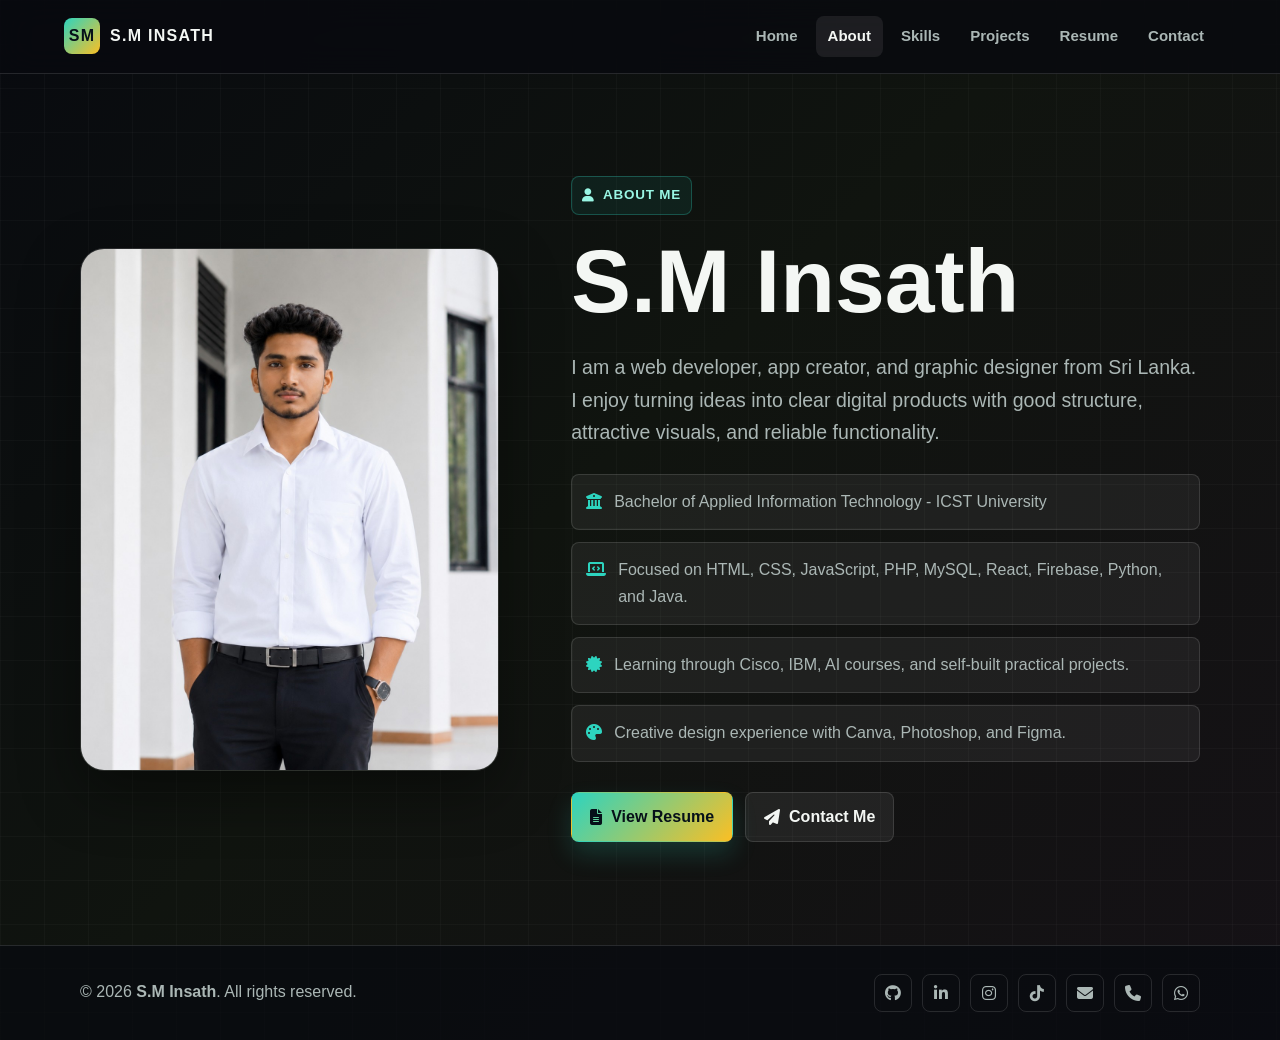
<file: about.html>
<!DOCTYPE html>
<html lang="en">
<head>
  <meta charset="UTF-8">
  <meta name="viewport" content="width=device-width, initial-scale=1.0">
  <meta name="description" content="About S.M Insath, web developer, app creator, and graphic designer from Sri Lanka.">
  <title>About | S.M Insath</title>
  <link rel="stylesheet" href="https://cdnjs.cloudflare.com/ajax/libs/font-awesome/6.6.0/css/all.min.css">
  <link rel="stylesheet" href="styles.css">
</head>
<body>
  <header class="site-header">
    <a class="logo" href="index.html"><span class="logo-mark">SM</span><span>S.M INSATH</span></a>
    <nav aria-label="Primary navigation">
      <button class="menu-toggle" type="button" aria-label="Open menu" aria-expanded="false"><i class="fa-solid fa-bars"></i></button>
      <ul class="nav-links">
        <li><a href="index.html">Home</a></li>
        <li><a class="active" href="about.html">About</a></li>
        <li><a href="skills.html">Skills</a></li>
        <li><a href="projects.html">Projects</a></li>
        <li><a href="resume.html">Resume</a></li>
        <li><a href="contact.html">Contact</a></li>
      </ul>
    </nav>
  </header>

  <main>
    <section class="section">
      <div class="container about-layout">
        <div class="about-photo"><img src="images/insath-professional-profile-photo.jpg" alt="Insath - Professional Profile Photo"></div>
        <div>
          <p class="eyebrow"><i class="fa-solid fa-user"></i> About Me</p>
          <h1>S.M Insath</h1>
          <p class="lead">I am a web developer, app creator, and graphic designer from Sri Lanka. I enjoy turning ideas into clear digital products with good structure, attractive visuals, and reliable functionality.</p>
          <ul class="timeline">
            <li><i class="fa-solid fa-university"></i><span>Bachelor of Applied Information Technology - ICST University</span></li>
            <li><i class="fa-solid fa-laptop-code"></i><span>Focused on HTML, CSS, JavaScript, PHP, MySQL, React, Firebase, Python, and Java.</span></li>
            <li><i class="fa-solid fa-certificate"></i><span>Learning through Cisco, IBM, AI courses, and self-built practical projects.</span></li>
            <li><i class="fa-solid fa-palette"></i><span>Creative design experience with Canva, Photoshop, and Figma.</span></li>
          </ul>
          <div class="actions">
            <a class="btn" href="resume.html"><i class="fa-solid fa-file-lines"></i> View Resume</a>
            <a class="btn secondary" href="contact.html"><i class="fa-solid fa-paper-plane"></i> Contact Me</a>
          </div>
        </div>
      </div>
    </section>
  </main>

  <footer class="site-footer">
    <div class="footer-inner">
      <p>&copy; <span data-year></span> <strong>S.M Insath</strong>. All rights reserved.</p>
      <div class="social-links" aria-label="Social links">
        <a href="https://github.com/insath07" target="_blank" rel="me noopener noreferrer" aria-label="GitHub"><i class="fa-brands fa-github"></i></a>
        <a href="https://www.linkedin.com/in/mohammed-insath-282153331" target="_blank" rel="me noopener noreferrer" aria-label="LinkedIn"><i class="fa-brands fa-linkedin-in"></i></a>
        <a href="https://www.instagram.com/s.m_insath/" target="_blank" rel="me noopener noreferrer" aria-label="Instagram"><i class="fa-brands fa-instagram"></i></a>
        <a href="https://www.tiktok.com/@mhd_insath" target="_blank" rel="me noopener noreferrer" aria-label="TikTok"><i class="fa-brands fa-tiktok"></i></a>
        <a href="mailto:mohammedimmmu678@gmail.com" aria-label="Email"><i class="fa-solid fa-envelope"></i></a>
        <a href="tel:+94776547269" aria-label="Phone 0776547269"><i class="fa-solid fa-phone"></i></a>
        <a href="https://wa.me/94776547269" target="_blank" rel="noopener noreferrer" aria-label="WhatsApp 0776547269"><i class="fa-brands fa-whatsapp"></i></a>
      </div>
    </div>
  </footer>
  <script src="app.js"></script>
</body>
</html>
</file>
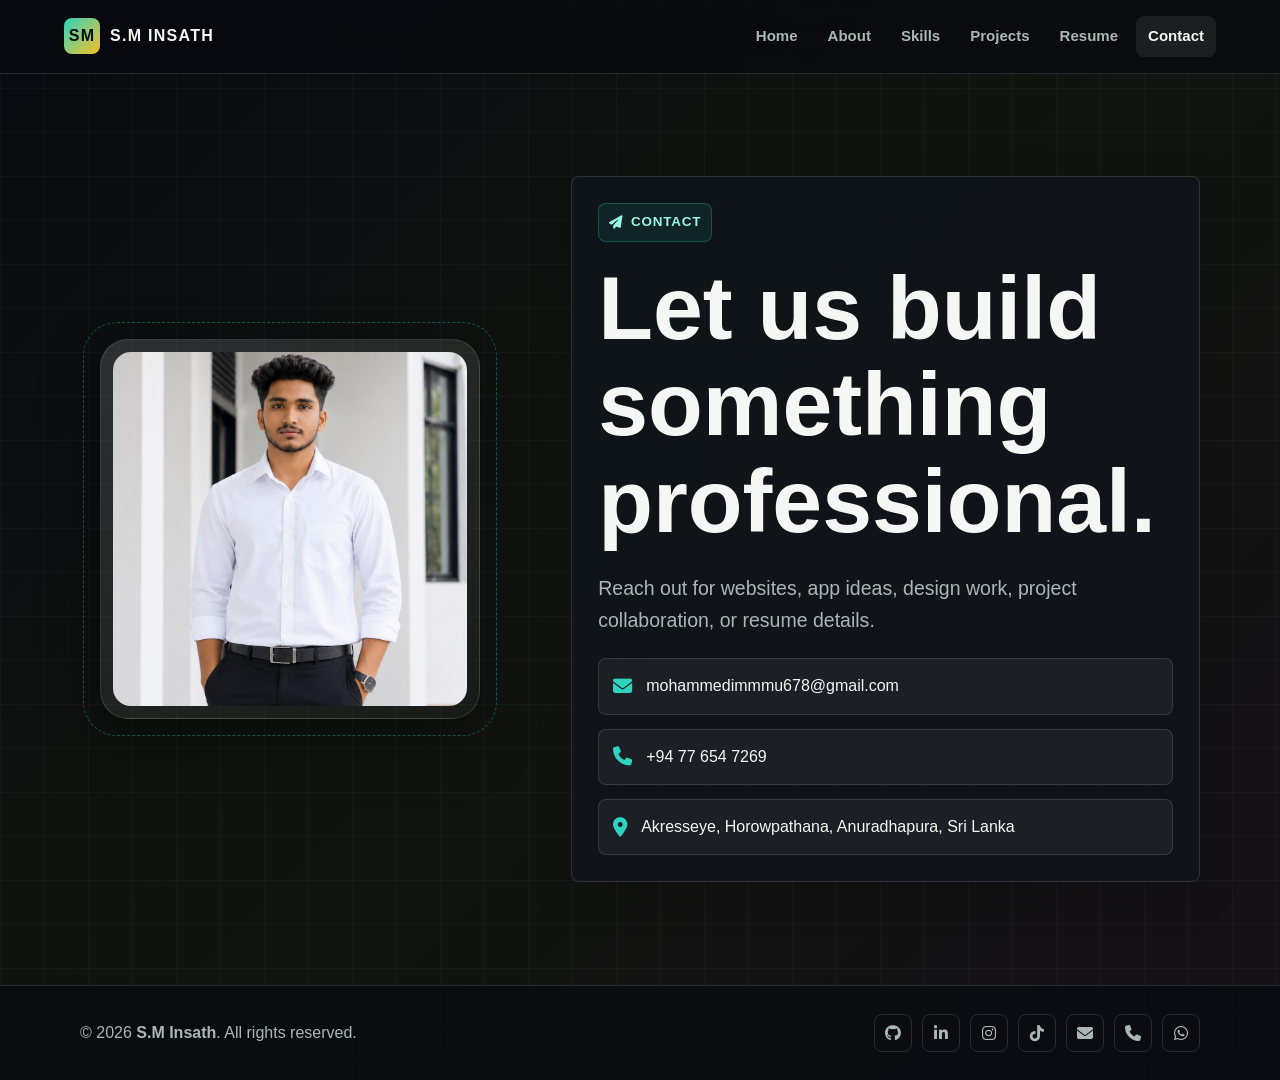
<file: contact.html>
<!DOCTYPE html>
<html lang="en">
<head>
  <meta charset="UTF-8">
  <meta name="viewport" content="width=device-width, initial-scale=1.0">
  <meta name="description" content="Contact S.M Insath by email, phone, or location in Sri Lanka.">
  <title>Contact | S.M Insath</title>
  <link rel="stylesheet" href="https://cdnjs.cloudflare.com/ajax/libs/font-awesome/6.6.0/css/all.min.css">
  <link rel="stylesheet" href="styles.css">
</head>
<body>
  <header class="site-header">
    <a class="logo" href="index.html"><span class="logo-mark">SM</span><span>S.M INSATH</span></a>
    <nav aria-label="Primary navigation">
      <button class="menu-toggle" type="button" aria-label="Open menu" aria-expanded="false"><i class="fa-solid fa-bars"></i></button>
      <ul class="nav-links">
        <li><a href="index.html">Home</a></li>
        <li><a href="about.html">About</a></li>
        <li><a href="skills.html">Skills</a></li>
        <li><a href="projects.html">Projects</a></li>
        <li><a href="resume.html">Resume</a></li>
        <li><a class="active" href="contact.html">Contact</a></li>
      </ul>
    </nav>
  </header>

  <main>
    <section class="section">
      <div class="container contact-layout">
        <div class="hero-media">
          <div class="portrait-frame">
            <img src="images/insath-professional-profile-photo.jpg" alt="Insath - Professional Profile Photo">
          </div>
        </div>
        <div class="contact-panel">
          <p class="eyebrow"><i class="fa-solid fa-paper-plane"></i> Contact</p>
          <h1>Let us build something professional.</h1>
          <p class="lead">Reach out for websites, app ideas, design work, project collaboration, or resume details.</p>
          <div class="contact-list">
            <a class="contact-item" href="mailto:mohammedimmmu678@gmail.com"><i class="fa-solid fa-envelope"></i><span>mohammedimmmu678@gmail.com</span></a>
            <a class="contact-item" href="tel:+94776547269"><i class="fa-solid fa-phone"></i><span>+94 77 654 7269</span></a>
            <a class="contact-item" href="https://maps.google.com/?q=Akresseye, Horowpathana, Anuradhapura, Sri Lanka" target="_blank" rel="noopener noreferrer"><i class="fa-solid fa-location-dot"></i><span>Akresseye, Horowpathana, Anuradhapura, Sri Lanka</span></a>
          </div>
        </div>
      </div>
    </section>
  </main>

  <footer class="site-footer">
    <div class="footer-inner">
      <p>&copy; <span data-year></span> <strong>S.M Insath</strong>. All rights reserved.</p>
      <div class="social-links" aria-label="Social links">
        <a href="https://github.com/insath07" target="_blank" rel="me noopener noreferrer" aria-label="GitHub"><i class="fa-brands fa-github"></i></a>
        <a href="https://www.linkedin.com/in/mohammed-insath-282153331" target="_blank" rel="me noopener noreferrer" aria-label="LinkedIn"><i class="fa-brands fa-linkedin-in"></i></a>
        <a href="https://www.instagram.com/s.m_insath/" target="_blank" rel="me noopener noreferrer" aria-label="Instagram"><i class="fa-brands fa-instagram"></i></a>
        <a href="https://www.tiktok.com/@mhd_insath" target="_blank" rel="me noopener noreferrer" aria-label="TikTok"><i class="fa-brands fa-tiktok"></i></a>
        <a href="mailto:mohammedimmmu678@gmail.com" aria-label="Email"><i class="fa-solid fa-envelope"></i></a>
        <a href="tel:+94776547269" aria-label="Phone 0776547269"><i class="fa-solid fa-phone"></i></a>
        <a href="https://wa.me/94776547269" target="_blank" rel="noopener noreferrer" aria-label="WhatsApp 0776547269"><i class="fa-brands fa-whatsapp"></i></a>
      </div>
    </div>
  </footer>
  <script src="app.js"></script>
</body>
</html>
</file>
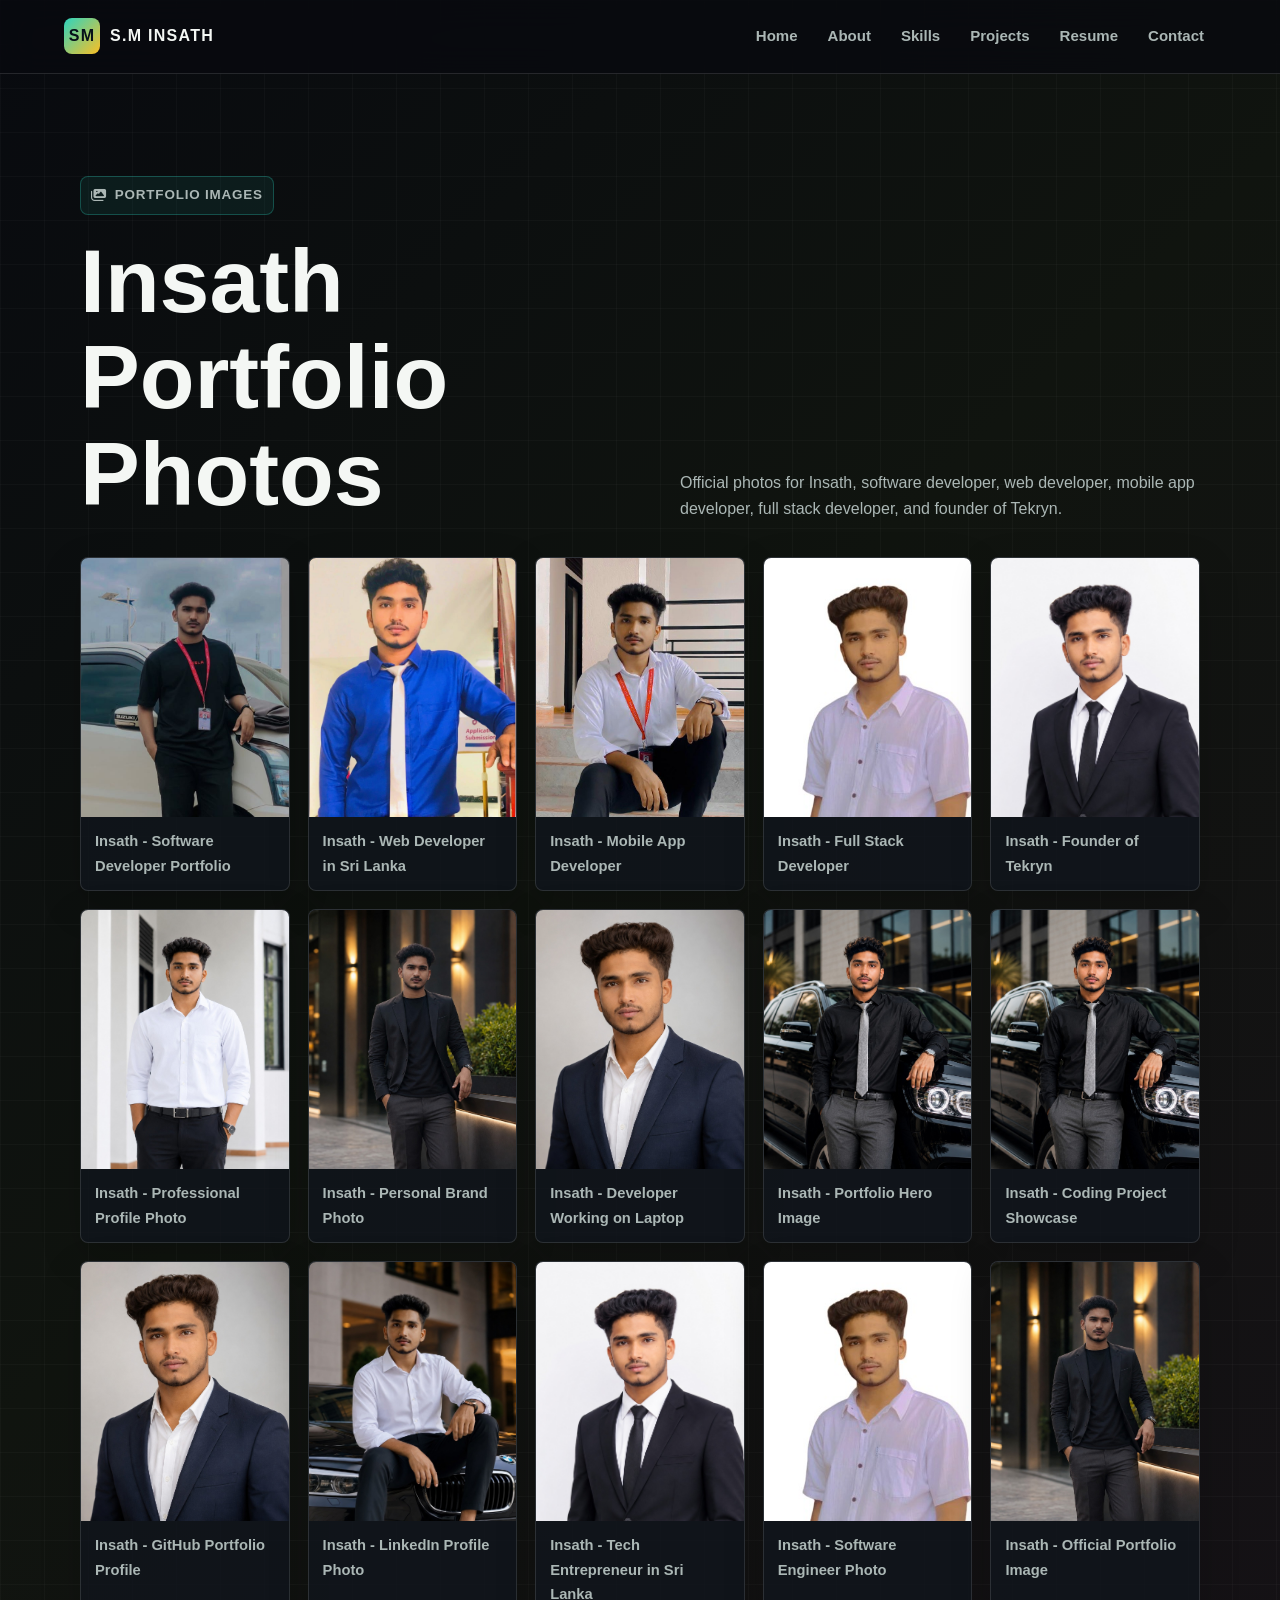
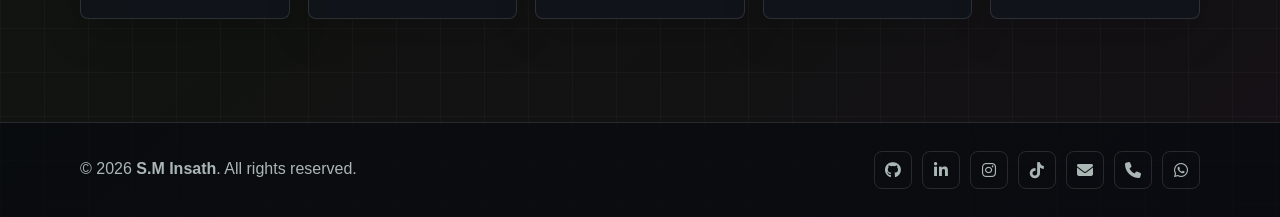
<file: portfolio-photos.html>
<!DOCTYPE html>
<html lang="en">
<head>
  <meta charset="UTF-8">
  <meta name="viewport" content="width=device-width, initial-scale=1.0">
  <meta name="description" content="Official portfolio photos of Insath, software developer, web developer, mobile app developer, and founder of Tekryn.">
  <title>Insath Portfolio Photos | Software Developer Images</title>
  <link rel="canonical" href="https://insath07.github.io/portfolio-photos.html">
  <meta property="og:type" content="profile">
  <meta property="og:url" content="https://insath07.github.io/portfolio-photos.html">
  <meta property="og:title" content="Insath Portfolio Photos | Software Developer Images">
  <meta property="og:description" content="Official portfolio photos of Insath, software developer, web developer, mobile app developer, and founder of Tekryn.">
  <meta property="og:image" content="https://insath07.github.io/images/insath-professional-profile-photo.jpg">
  <link rel="preconnect" href="https://cdnjs.cloudflare.com">
  <link rel="stylesheet" href="https://cdnjs.cloudflare.com/ajax/libs/font-awesome/6.6.0/css/all.min.css">
  <link rel="stylesheet" href="styles.css">
</head>
<body>
  <header class="site-header">
    <a class="logo" href="index.html"><span class="logo-mark">SM</span><span>S.M INSATH</span></a>
    <nav aria-label="Primary navigation">
      <button class="menu-toggle" type="button" aria-label="Open menu" aria-expanded="false"><i class="fa-solid fa-bars"></i></button>
      <ul class="nav-links">
        <li><a href="index.html">Home</a></li>
        <li><a href="about.html">About</a></li>
        <li><a href="skills.html">Skills</a></li>
        <li><a href="projects.html">Projects</a></li>
        <li><a href="resume.html">Resume</a></li>
        <li><a href="contact.html">Contact</a></li>
      </ul>
    </nav>
  </header>

  <main>
    <section class="section">
      <div class="container">
        <div class="section-head">
          <div>
            <p class="eyebrow"><i class="fa-solid fa-images"></i> Portfolio Images</p>
            <h1>Insath Portfolio Photos</h1>
          </div>
          <p>Official photos for Insath, software developer, web developer, mobile app developer, full stack developer, and founder of Tekryn.</p>
        </div>

        <div class="portfolio-gallery">
          <figure class="portfolio-photo">
            <img src="images/insath-software-developer-portfolio.jpg" alt="Insath - Software Developer Portfolio" title="Insath - Software Developer Portfolio">
            <figcaption>Insath - Software Developer Portfolio</figcaption>
          </figure>
          <figure class="portfolio-photo">
            <img src="images/insath-web-developer-sri-lanka.jpg" alt="Insath - Web Developer in Sri Lanka" title="Insath - Web Developer in Sri Lanka">
            <figcaption>Insath - Web Developer in Sri Lanka</figcaption>
          </figure>
          <figure class="portfolio-photo">
            <img src="images/insath-mobile-app-developer.jpg" alt="Insath - Mobile App Developer" title="Insath - Mobile App Developer">
            <figcaption>Insath - Mobile App Developer</figcaption>
          </figure>
          <figure class="portfolio-photo">
            <img src="images/insath-full-stack-developer.jpg" alt="Insath - Full Stack Developer" title="Insath - Full Stack Developer">
            <figcaption>Insath - Full Stack Developer</figcaption>
          </figure>
          <figure class="portfolio-photo">
            <img src="images/insath-tekryn-founder.jpg" alt="Insath - Founder of Tekryn" title="Insath - Founder of Tekryn">
            <figcaption>Insath - Founder of Tekryn</figcaption>
          </figure>
          <figure class="portfolio-photo">
            <img src="images/insath-professional-profile-photo.jpg" alt="Insath - Professional Profile Photo" title="Insath - Professional Profile Photo">
            <figcaption>Insath - Professional Profile Photo</figcaption>
          </figure>
          <figure class="portfolio-photo">
            <img src="images/insath-personal-brand-photo.jpg" alt="Insath - Personal Brand Photo" title="Insath - Personal Brand Photo">
            <figcaption>Insath - Personal Brand Photo</figcaption>
          </figure>
          <figure class="portfolio-photo">
            <img src="images/insath-developer-working-on-laptop.jpg" alt="Insath - Developer Working on Laptop" title="Insath - Developer Working on Laptop">
            <figcaption>Insath - Developer Working on Laptop</figcaption>
          </figure>
          <figure class="portfolio-photo">
            <img src="images/insath-portfolio-hero-image.jpg" alt="Insath - Portfolio Hero Image" title="Insath - Portfolio Hero Image">
            <figcaption>Insath - Portfolio Hero Image</figcaption>
          </figure>
          <figure class="portfolio-photo">
            <img src="images/insath-coding-project-showcase.jpg" alt="Insath - Coding Project Showcase" title="Insath - Coding Project Showcase">
            <figcaption>Insath - Coding Project Showcase</figcaption>
          </figure>
          <figure class="portfolio-photo">
            <img src="images/insath-github-portfolio-profile.jpg" alt="Insath - GitHub Portfolio Profile" title="Insath - GitHub Portfolio Profile">
            <figcaption>Insath - GitHub Portfolio Profile</figcaption>
          </figure>
          <figure class="portfolio-photo">
            <img src="images/insath-linkedin-profile-photo.jpg" alt="Insath - LinkedIn Profile Photo" title="Insath - LinkedIn Profile Photo">
            <figcaption>Insath - LinkedIn Profile Photo</figcaption>
          </figure>
          <figure class="portfolio-photo">
            <img src="images/insath-tech-entrepreneur-sri-lanka.jpg" alt="Insath - Tech Entrepreneur in Sri Lanka" title="Insath - Tech Entrepreneur in Sri Lanka">
            <figcaption>Insath - Tech Entrepreneur in Sri Lanka</figcaption>
          </figure>
          <figure class="portfolio-photo">
            <img src="images/insath-software-engineer-photo.jpg" alt="Insath - Software Engineer Photo" title="Insath - Software Engineer Photo">
            <figcaption>Insath - Software Engineer Photo</figcaption>
          </figure>
          <figure class="portfolio-photo">
            <img src="images/insath-official-portfolio-image.jpg" alt="Insath - Official Portfolio Image" title="Insath - Official Portfolio Image">
            <figcaption>Insath - Official Portfolio Image</figcaption>
          </figure>
        </div>
      </div>
    </section>
  </main>

  <footer class="site-footer">
    <div class="footer-inner">
      <p>&copy; <span data-year></span> <strong>S.M Insath</strong>. All rights reserved.</p>
      <div class="social-links" aria-label="Social links">
        <a href="https://github.com/insath07" target="_blank" rel="me noopener noreferrer" aria-label="GitHub"><i class="fa-brands fa-github"></i></a>
        <a href="https://www.linkedin.com/in/mohammed-insath-282153331" target="_blank" rel="me noopener noreferrer" aria-label="LinkedIn"><i class="fa-brands fa-linkedin-in"></i></a>
        <a href="https://www.instagram.com/s.m_insath/" target="_blank" rel="me noopener noreferrer" aria-label="Instagram"><i class="fa-brands fa-instagram"></i></a>
        <a href="https://www.tiktok.com/@mhd_insath" target="_blank" rel="me noopener noreferrer" aria-label="TikTok"><i class="fa-brands fa-tiktok"></i></a>
        <a href="mailto:mohammedimmmu678@gmail.com" aria-label="Email"><i class="fa-solid fa-envelope"></i></a>
        <a href="tel:+94776547269" aria-label="Phone 0776547269"><i class="fa-solid fa-phone"></i></a>
        <a href="https://wa.me/94776547269" target="_blank" rel="noopener noreferrer" aria-label="WhatsApp 0776547269"><i class="fa-brands fa-whatsapp"></i></a>
      </div>
    </div>
  </footer>
  <script src="app.js"></script>
</body>
</html>
</file>
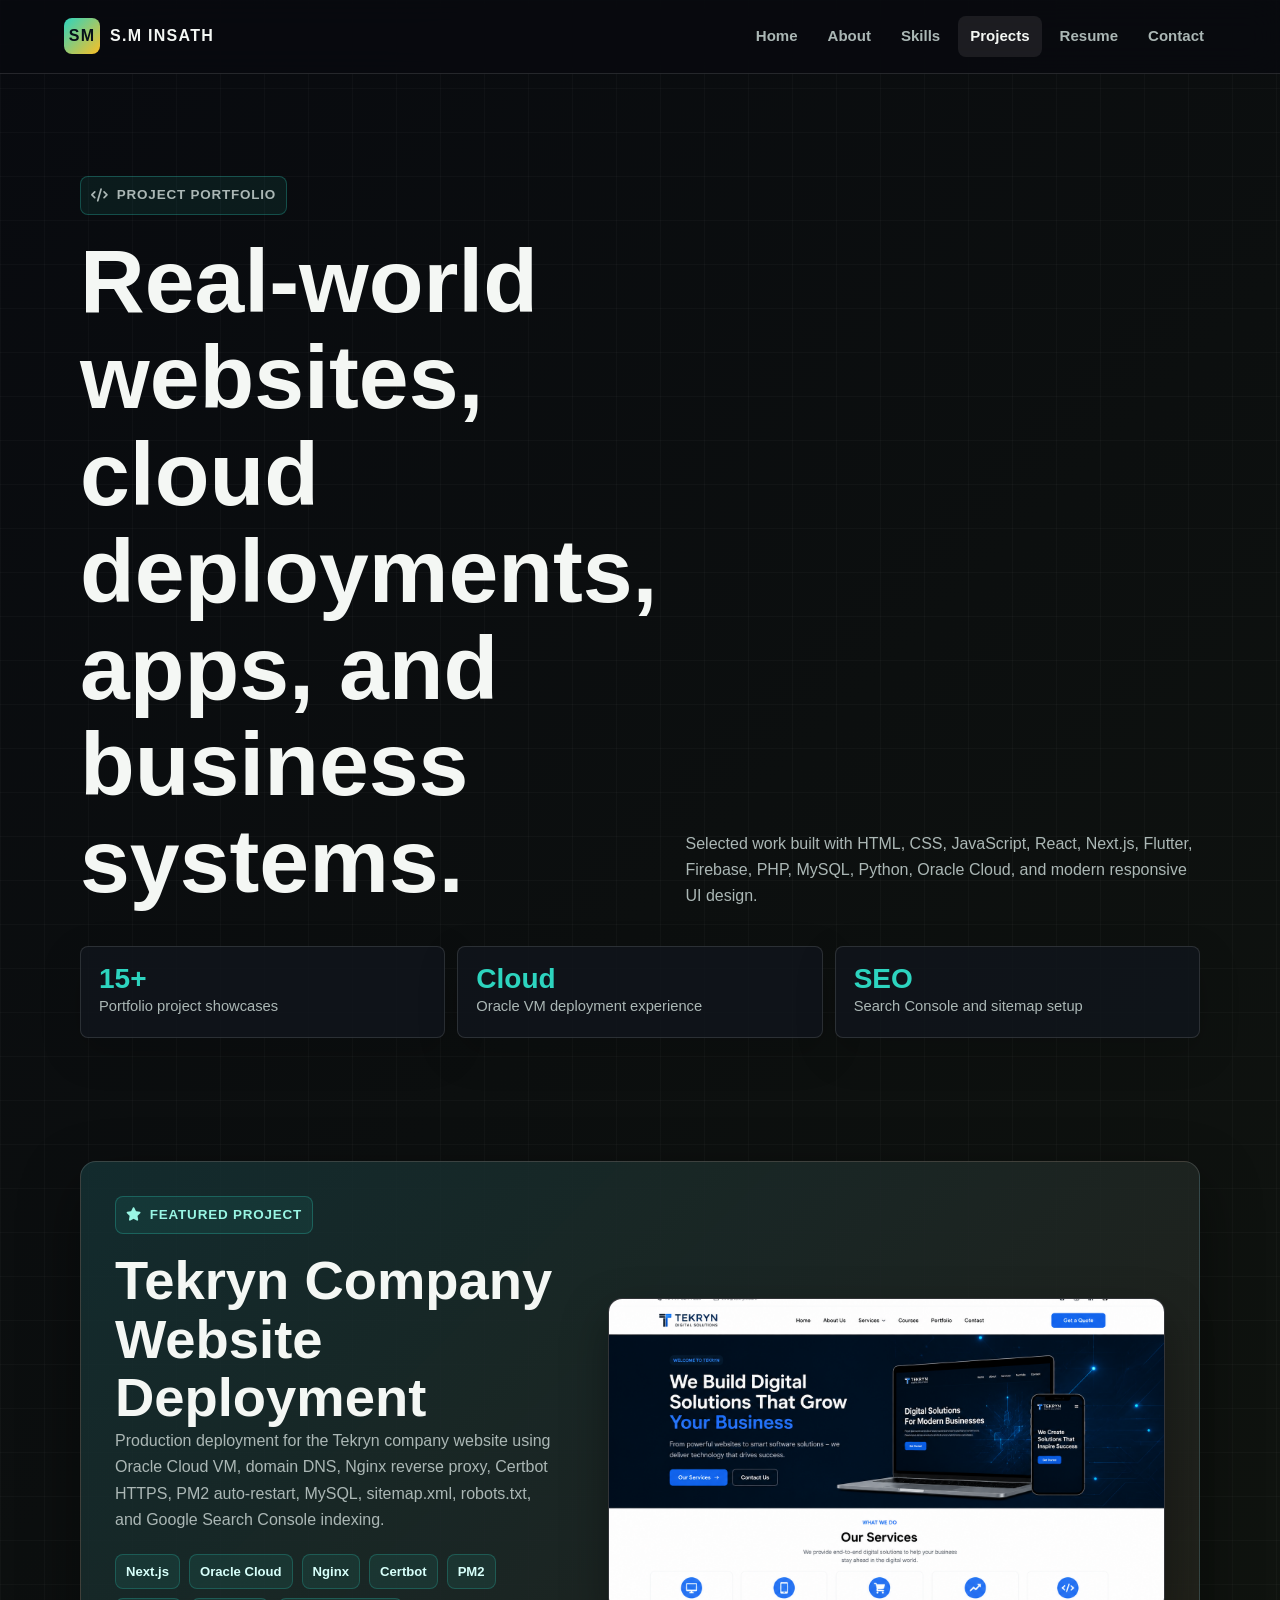
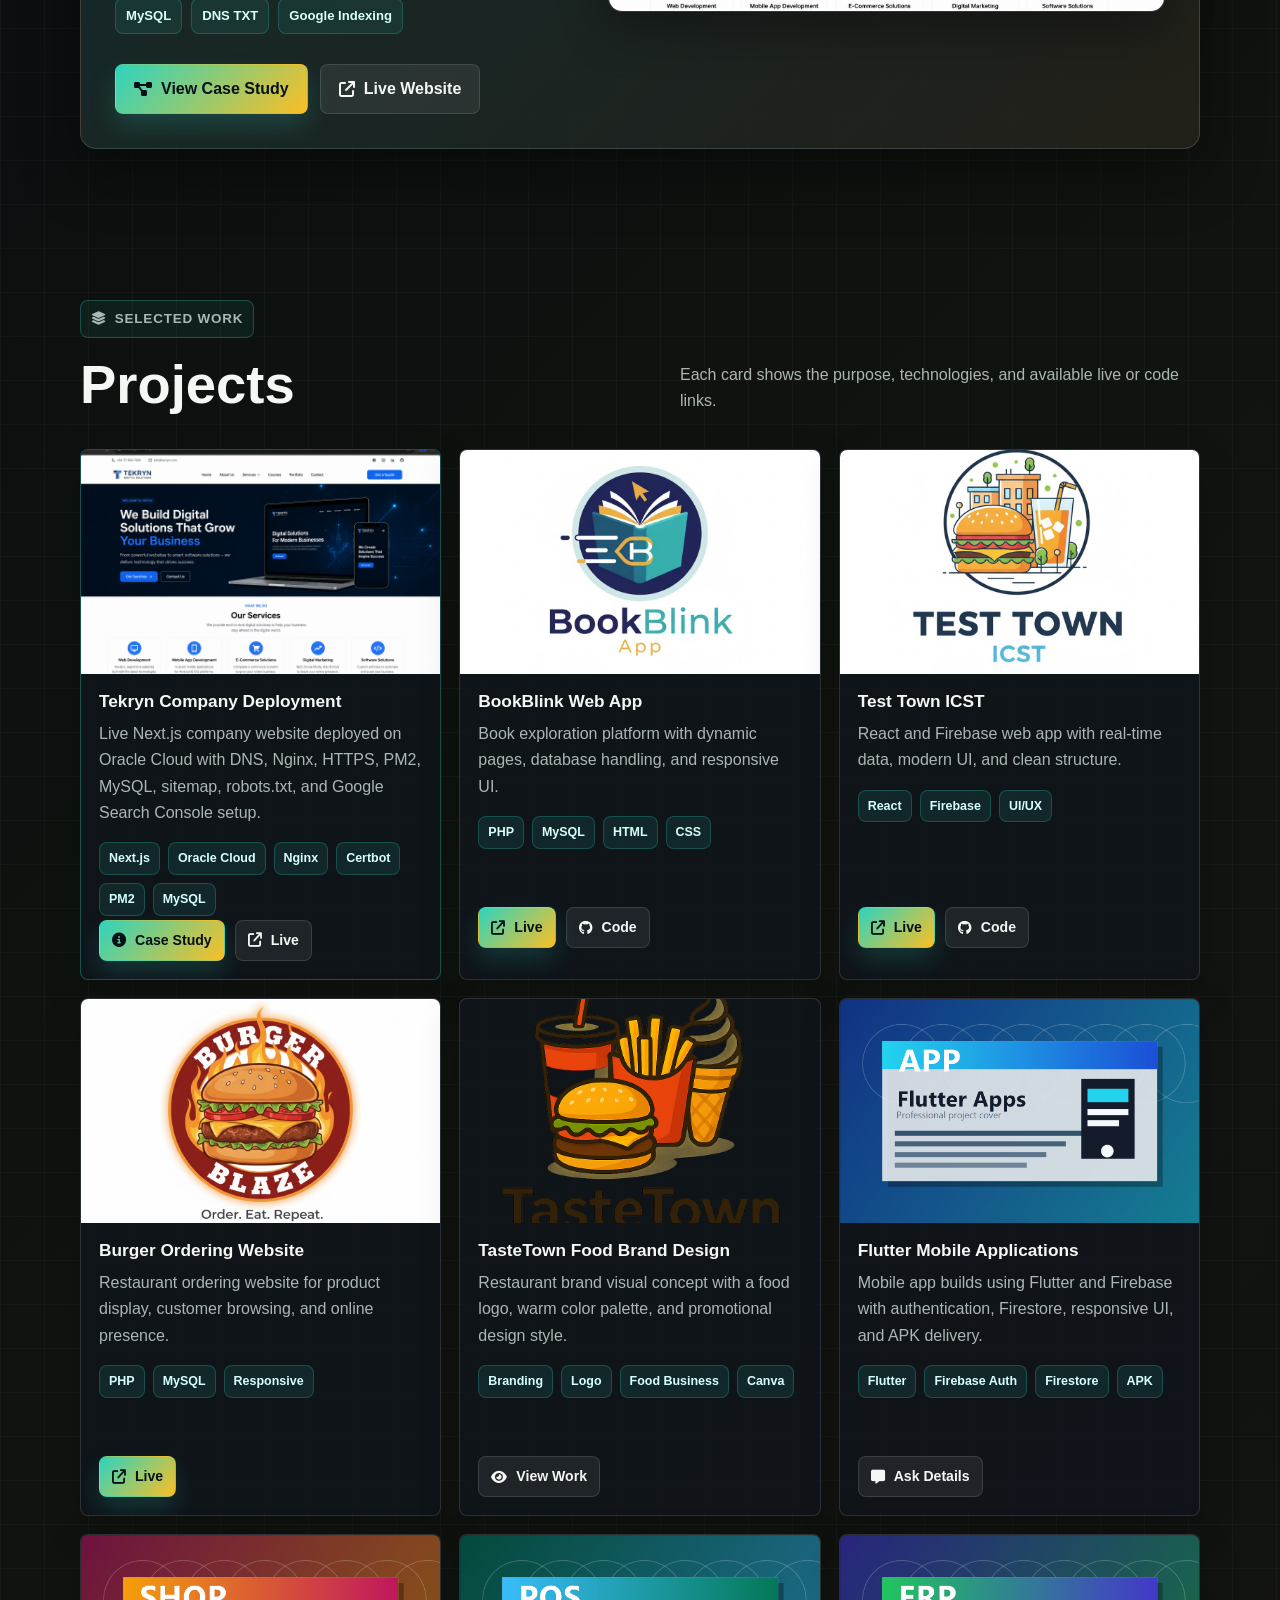
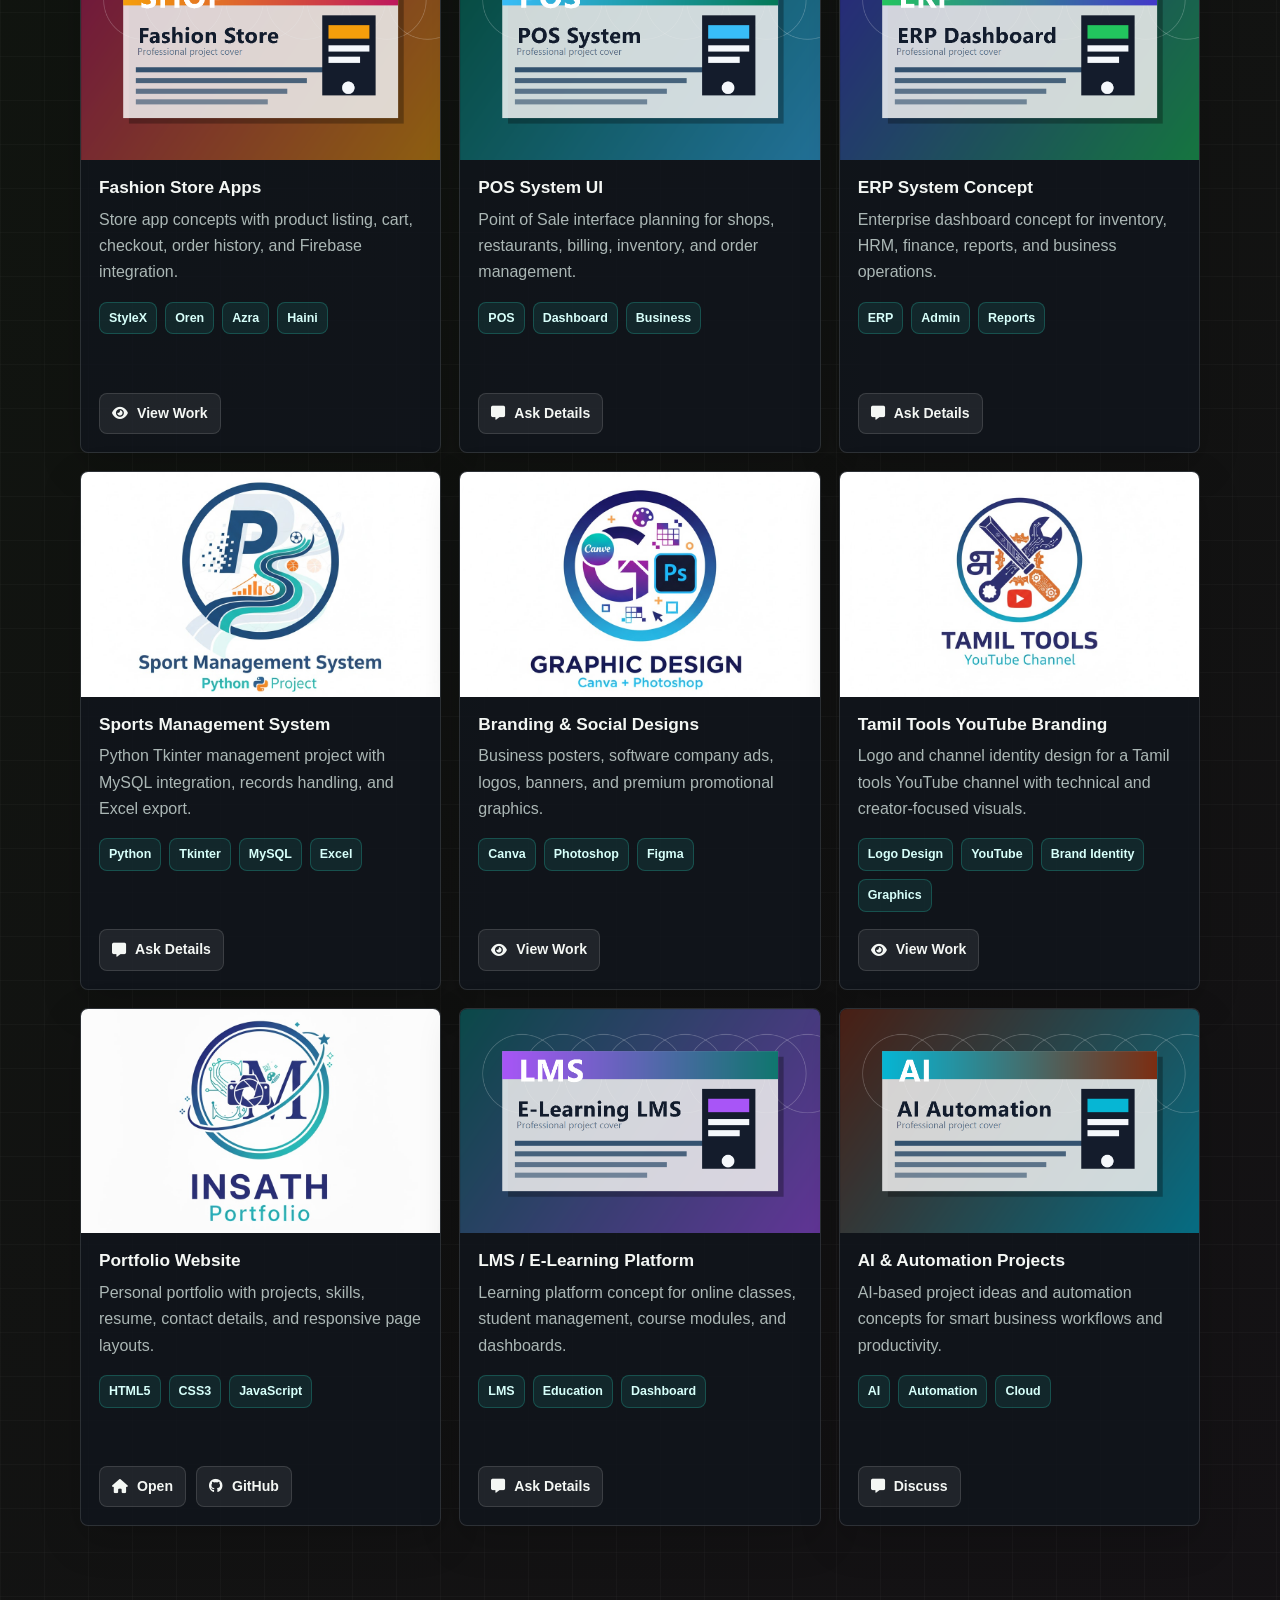
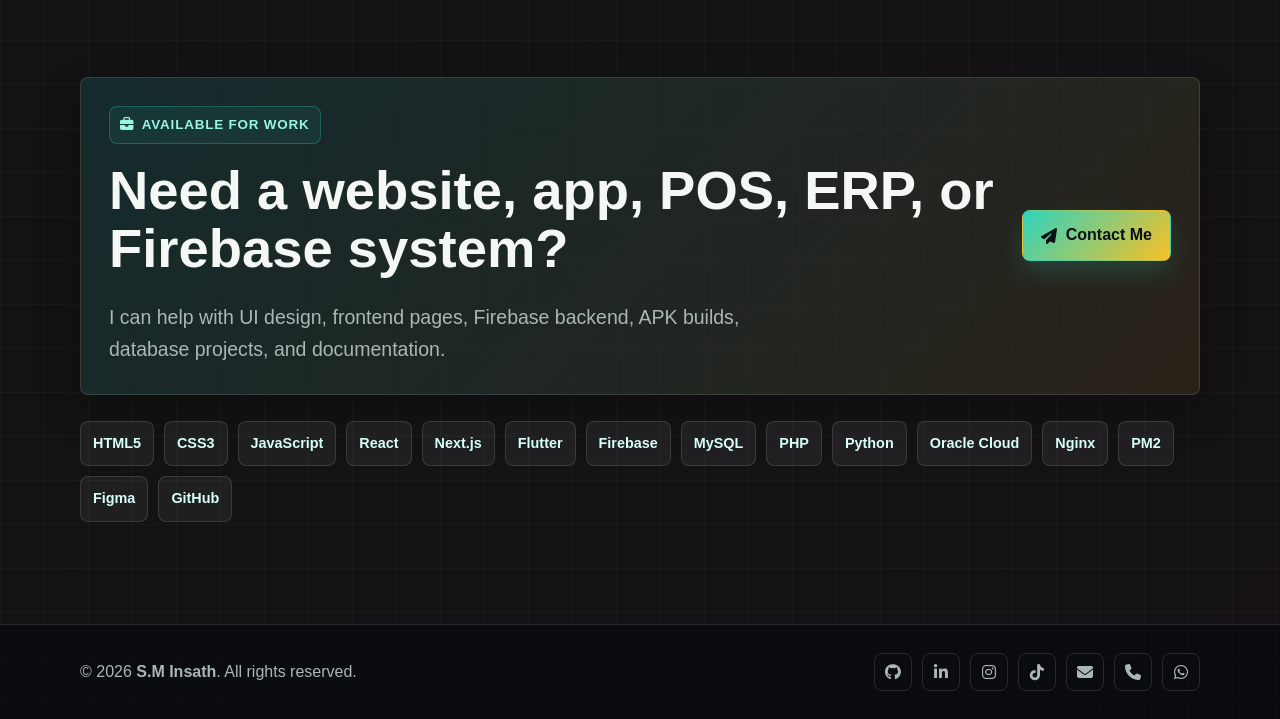
<file: projects.html>
<!DOCTYPE html>
<html lang="en">
<head>
  <meta charset="UTF-8">
  <meta name="viewport" content="width=device-width, initial-scale=1.0">
  <meta name="description" content="Projects by S.M Insath including Tekryn cloud deployment, web apps, Flutter apps, Firebase systems, POS concepts, ERP concepts, Python systems, branding, and graphic design work.">
  <title>Projects | S.M Insath</title>
  <link rel="preconnect" href="https://cdnjs.cloudflare.com">
  <link rel="stylesheet" href="https://cdnjs.cloudflare.com/ajax/libs/font-awesome/6.6.0/css/all.min.css">
  <link rel="stylesheet" href="styles.css">
</head>
<body>
  <header class="site-header">
    <a class="logo" href="index.html"><span class="logo-mark">SM</span><span>S.M INSATH</span></a>
    <nav aria-label="Primary navigation">
      <button class="menu-toggle" type="button" aria-label="Open menu" aria-expanded="false"><i class="fa-solid fa-bars"></i></button>
      <ul class="nav-links">
        <li><a href="index.html">Home</a></li>
        <li><a href="about.html">About</a></li>
        <li><a href="skills.html">Skills</a></li>
        <li><a class="active" href="projects.html">Projects</a></li>
        <li><a href="resume.html">Resume</a></li>
        <li><a href="contact.html">Contact</a></li>
      </ul>
    </nav>
  </header>

  <main>
    <section class="section">
      <div class="container">
        <div class="section-head">
          <div>
            <p class="eyebrow"><i class="fa-solid fa-code"></i> Project Portfolio</p>
            <h1>Real-world websites, cloud deployments, apps, and business systems.</h1>
          </div>
          <p>Selected work built with HTML, CSS, JavaScript, React, Next.js, Flutter, Firebase, PHP, MySQL, Python, Oracle Cloud, and modern responsive UI design.</p>
        </div>

        <div class="stats-strip">
          <div class="stat"><strong>15+</strong><span>Portfolio project showcases</span></div>
          <div class="stat"><strong>Cloud</strong><span>Oracle VM deployment experience</span></div>
          <div class="stat"><strong>SEO</strong><span>Search Console and sitemap setup</span></div>
        </div>
      </div>
    </section>

    <section class="section compact">
      <div class="container">
        <div class="featured-project project-feature">
          <div class="featured-copy">
            <p class="eyebrow"><i class="fa-solid fa-star"></i> Featured Project</p>
            <h2>Tekryn Company Website Deployment</h2>
            <p>Production deployment for the Tekryn company website using Oracle Cloud VM, domain DNS, Nginx reverse proxy, Certbot HTTPS, PM2 auto-restart, MySQL, sitemap.xml, robots.txt, and Google Search Console indexing.</p>
            <div class="mini-stack">
              <span>Next.js</span>
              <span>Oracle Cloud</span>
              <span>Nginx</span>
              <span>Certbot</span>
              <span>PM2</span>
              <span>MySQL</span>
              <span>DNS TXT</span>
              <span>Google Indexing</span>
            </div>
            <div class="actions">
              <a class="btn" href="tekryn-deployment.html"><i class="fa-solid fa-diagram-project"></i> View Case Study</a>
              <a class="btn secondary" href="https://infotekryn.com" target="_blank" rel="noopener noreferrer"><i class="fa-solid fa-arrow-up-right-from-square"></i> Live Website</a>
            </div>
          </div>
          <a class="featured-visual" href="tekryn-deployment.html" aria-label="Open Tekryn deployment case study">
            <img src="images/tekryn-oracle-cloud-deployment.png" alt="Tekryn company website deployment preview">
          </a>
        </div>
      </div>
    </section>

    <section class="section compact">
      <div class="container">
        <div class="section-head">
          <div>
            <p class="eyebrow"><i class="fa-solid fa-layer-group"></i> Selected Work</p>
            <h2>Projects</h2>
          </div>
          <p>Each card shows the purpose, technologies, and available live or code links.</p>
        </div>

        <div class="projects-grid">
          <article class="project-card featured-card">
            <img src="images/tekryn-oracle-cloud-deployment.png" alt="Tekryn company website preview">
            <div class="project-body">
              <h3>Tekryn Company Deployment</h3>
              <p>Live Next.js company website deployed on Oracle Cloud with DNS, Nginx, HTTPS, PM2, MySQL, sitemap, robots.txt, and Google Search Console setup.</p>
              <div class="tags"><span class="tag">Next.js</span><span class="tag">Oracle Cloud</span><span class="tag">Nginx</span><span class="tag">Certbot</span><span class="tag">PM2</span><span class="tag">MySQL</span></div>
              <div class="project-links">
                <a class="btn" href="tekryn-deployment.html"><i class="fa-solid fa-circle-info"></i> Case Study</a>
                <a class="btn secondary" href="https://infotekryn.com" target="_blank" rel="noopener noreferrer"><i class="fa-solid fa-arrow-up-right-from-square"></i> Live</a>
              </div>
            </div>
          </article>

          <article class="project-card">
            <img src="book.jpg" alt="BookBlink web app preview">
            <div class="project-body">
              <h3>BookBlink Web App</h3>
              <p>Book exploration platform with dynamic pages, database handling, and responsive UI.</p>
              <div class="tags"><span class="tag">PHP</span><span class="tag">MySQL</span><span class="tag">HTML</span><span class="tag">CSS</span></div>
              <div class="project-links">
                <a class="btn" href="http://bookssrilanka.onlinewebshop.net/" target="_blank" rel="noopener noreferrer"><i class="fa-solid fa-arrow-up-right-from-square"></i> Live</a>
                <a class="btn secondary" href="https://github.com/insath07/BookBlink-app.git" target="_blank" rel="noopener noreferrer"><i class="fa-brands fa-github"></i> Code</a>
              </div>
            </div>
          </article>

          <article class="project-card">
            <img src="T1.jpg" alt="Test Town ICST preview">
            <div class="project-body">
              <h3>Test Town ICST</h3>
              <p>React and Firebase web app with real-time data, modern UI, and clean structure.</p>
              <div class="tags"><span class="tag">React</span><span class="tag">Firebase</span><span class="tag">UI/UX</span></div>
              <div class="project-links">
                <a class="btn" href="https://test-town-icst.web.app" target="_blank" rel="noopener noreferrer"><i class="fa-solid fa-arrow-up-right-from-square"></i> Live</a>
                <a class="btn secondary" href="https://github.com/insath07/test-town-icst" target="_blank" rel="noopener noreferrer"><i class="fa-brands fa-github"></i> Code</a>
              </div>
            </div>
          </article>

          <article class="project-card">
            <img src="b1.jpg" alt="Burger ordering website preview">
            <div class="project-body">
              <h3>Burger Ordering Website</h3>
              <p>Restaurant ordering website for product display, customer browsing, and online presence.</p>
              <div class="tags"><span class="tag">PHP</span><span class="tag">MySQL</span><span class="tag">Responsive</span></div>
              <div class="project-links">
                <a class="btn" href="http://hainiburgers.onlinewebshop.net/" target="_blank" rel="noopener noreferrer"><i class="fa-solid fa-arrow-up-right-from-square"></i> Live</a>
              </div>
            </div>
          </article>

          <article class="project-card">
            <img src="test1.png" alt="TasteTown restaurant branding preview">
            <div class="project-body">
              <h3>TasteTown Food Brand Design</h3>
              <p>Restaurant brand visual concept with a food logo, warm color palette, and promotional design style.</p>
              <div class="tags"><span class="tag">Branding</span><span class="tag">Logo</span><span class="tag">Food Business</span><span class="tag">Canva</span></div>
              <div class="project-links"><a class="btn secondary" href="contact.html"><i class="fa-solid fa-eye"></i> View Work</a></div>
            </div>
          </article>

          <article class="project-card">
            <img src="project-flutter.png" alt="Flutter mobile applications project cover">
            <div class="project-body">
              <h3>Flutter Mobile Applications</h3>
              <p>Mobile app builds using Flutter and Firebase with authentication, Firestore, responsive UI, and APK delivery.</p>
              <div class="tags"><span class="tag">Flutter</span><span class="tag">Firebase Auth</span><span class="tag">Firestore</span><span class="tag">APK</span></div>
              <div class="project-links"><a class="btn secondary" href="contact.html"><i class="fa-solid fa-message"></i> Ask Details</a></div>
            </div>
          </article>

          <article class="project-card">
            <img src="project-fashion.png" alt="Fashion store apps project cover">
            <div class="project-body">
              <h3>Fashion Store Apps</h3>
              <p>Store app concepts with product listing, cart, checkout, order history, and Firebase integration.</p>
              <div class="tags"><span class="tag">StyleX</span><span class="tag">Oren</span><span class="tag">Azra</span><span class="tag">Haini</span></div>
              <div class="project-links"><a class="btn secondary" href="contact.html"><i class="fa-solid fa-eye"></i> View Work</a></div>
            </div>
          </article>

          <article class="project-card">
            <img src="project-pos.png" alt="POS system UI project cover">
            <div class="project-body">
              <h3>POS System UI</h3>
              <p>Point of Sale interface planning for shops, restaurants, billing, inventory, and order management.</p>
              <div class="tags"><span class="tag">POS</span><span class="tag">Dashboard</span><span class="tag">Business</span></div>
              <div class="project-links"><a class="btn secondary" href="contact.html"><i class="fa-solid fa-message"></i> Ask Details</a></div>
            </div>
          </article>

          <article class="project-card">
            <img src="project-erp.png" alt="ERP dashboard concept project cover">
            <div class="project-body">
              <h3>ERP System Concept</h3>
              <p>Enterprise dashboard concept for inventory, HRM, finance, reports, and business operations.</p>
              <div class="tags"><span class="tag">ERP</span><span class="tag">Admin</span><span class="tag">Reports</span></div>
              <div class="project-links"><a class="btn secondary" href="contact.html"><i class="fa-solid fa-message"></i> Ask Details</a></div>
            </div>
          </article>

          <article class="project-card">
            <img src="S1.jpg" alt="Sports Management System preview">
            <div class="project-body">
              <h3>Sports Management System</h3>
              <p>Python Tkinter management project with MySQL integration, records handling, and Excel export.</p>
              <div class="tags"><span class="tag">Python</span><span class="tag">Tkinter</span><span class="tag">MySQL</span><span class="tag">Excel</span></div>
              <div class="project-links"><a class="btn secondary" href="contact.html"><i class="fa-solid fa-message"></i> Ask Details</a></div>
            </div>
          </article>

          <article class="project-card">
            <img src="G.jpg" alt="Graphic design work preview">
            <div class="project-body">
              <h3>Branding & Social Designs</h3>
              <p>Business posters, software company ads, logos, banners, and premium promotional graphics.</p>
              <div class="tags"><span class="tag">Canva</span><span class="tag">Photoshop</span><span class="tag">Figma</span></div>
              <div class="project-links"><a class="btn secondary" href="contact.html"><i class="fa-solid fa-eye"></i> View Work</a></div>
            </div>
          </article>

          <article class="project-card">
            <img src="Y.jpg" alt="Tamil Tools YouTube channel logo preview">
            <div class="project-body">
              <h3>Tamil Tools YouTube Branding</h3>
              <p>Logo and channel identity design for a Tamil tools YouTube channel with technical and creator-focused visuals.</p>
              <div class="tags"><span class="tag">Logo Design</span><span class="tag">YouTube</span><span class="tag">Brand Identity</span><span class="tag">Graphics</span></div>
              <div class="project-links"><a class="btn secondary" href="contact.html"><i class="fa-solid fa-eye"></i> View Work</a></div>
            </div>
          </article>

          <article class="project-card">
            <img src="i.jpg" alt="Portfolio website preview">
            <div class="project-body">
              <h3>Portfolio Website</h3>
              <p>Personal portfolio with projects, skills, resume, contact details, and responsive page layouts.</p>
              <div class="tags"><span class="tag">HTML5</span><span class="tag">CSS3</span><span class="tag">JavaScript</span></div>
              <div class="project-links">
                <a class="btn secondary" href="index.html"><i class="fa-solid fa-house"></i> Open</a>
                <a class="btn secondary" href="https://github.com/insath07" target="_blank" rel="noopener noreferrer"><i class="fa-brands fa-github"></i> GitHub</a>
              </div>
            </div>
          </article>

          <article class="project-card">
            <img src="project-lms.png" alt="LMS e-learning platform project cover">
            <div class="project-body">
              <h3>LMS / E-Learning Platform</h3>
              <p>Learning platform concept for online classes, student management, course modules, and dashboards.</p>
              <div class="tags"><span class="tag">LMS</span><span class="tag">Education</span><span class="tag">Dashboard</span></div>
              <div class="project-links"><a class="btn secondary" href="contact.html"><i class="fa-solid fa-message"></i> Ask Details</a></div>
            </div>
          </article>

          <article class="project-card">
            <img src="project-ai.png" alt="AI automation projects cover">
            <div class="project-body">
              <h3>AI & Automation Projects</h3>
              <p>AI-based project ideas and automation concepts for smart business workflows and productivity.</p>
              <div class="tags"><span class="tag">AI</span><span class="tag">Automation</span><span class="tag">Cloud</span></div>
              <div class="project-links"><a class="btn secondary" href="contact.html"><i class="fa-solid fa-message"></i> Discuss</a></div>
            </div>
          </article>
        </div>
      </div>
    </section>

    <section class="section compact">
      <div class="container">
        <div class="cta-panel">
          <div>
            <p class="eyebrow"><i class="fa-solid fa-briefcase"></i> Available for Work</p>
            <h2>Need a website, app, POS, ERP, or Firebase system?</h2>
            <p class="lead">I can help with UI design, frontend pages, Firebase backend, APK builds, database projects, and documentation.</p>
          </div>
          <a class="btn" href="contact.html"><i class="fa-solid fa-paper-plane"></i> Contact Me</a>
        </div>

        <div class="skill-cloud">
          <span class="skill-pill">HTML5</span><span class="skill-pill">CSS3</span><span class="skill-pill">JavaScript</span><span class="skill-pill">React</span><span class="skill-pill">Next.js</span><span class="skill-pill">Flutter</span><span class="skill-pill">Firebase</span><span class="skill-pill">MySQL</span><span class="skill-pill">PHP</span><span class="skill-pill">Python</span><span class="skill-pill">Oracle Cloud</span><span class="skill-pill">Nginx</span><span class="skill-pill">PM2</span><span class="skill-pill">Figma</span><span class="skill-pill">GitHub</span>
        </div>
      </div>
    </section>
  </main>

  <footer class="site-footer">
    <div class="footer-inner">
      <p>&copy; <span data-year></span> <strong>S.M Insath</strong>. All rights reserved.</p>
      <div class="social-links" aria-label="Social links">
        <a href="https://github.com/insath07" target="_blank" rel="me noopener noreferrer" aria-label="GitHub"><i class="fa-brands fa-github"></i></a>
        <a href="https://www.linkedin.com/in/mohammed-insath-282153331" target="_blank" rel="me noopener noreferrer" aria-label="LinkedIn"><i class="fa-brands fa-linkedin-in"></i></a>
        <a href="https://www.instagram.com/s.m_insath/" target="_blank" rel="me noopener noreferrer" aria-label="Instagram"><i class="fa-brands fa-instagram"></i></a>
        <a href="https://www.tiktok.com/@mhd_insath" target="_blank" rel="me noopener noreferrer" aria-label="TikTok"><i class="fa-brands fa-tiktok"></i></a>
        <a href="mailto:mohammedimmmu678@gmail.com" aria-label="Email"><i class="fa-solid fa-envelope"></i></a>
        <a href="tel:+94776547269" aria-label="Phone 0776547269"><i class="fa-solid fa-phone"></i></a>
        <a href="https://wa.me/94776547269" target="_blank" rel="noopener noreferrer" aria-label="WhatsApp 0776547269"><i class="fa-brands fa-whatsapp"></i></a>
      </div>
    </div>
  </footer>
  <script src="app.js"></script>
</body>
</html>
</file>
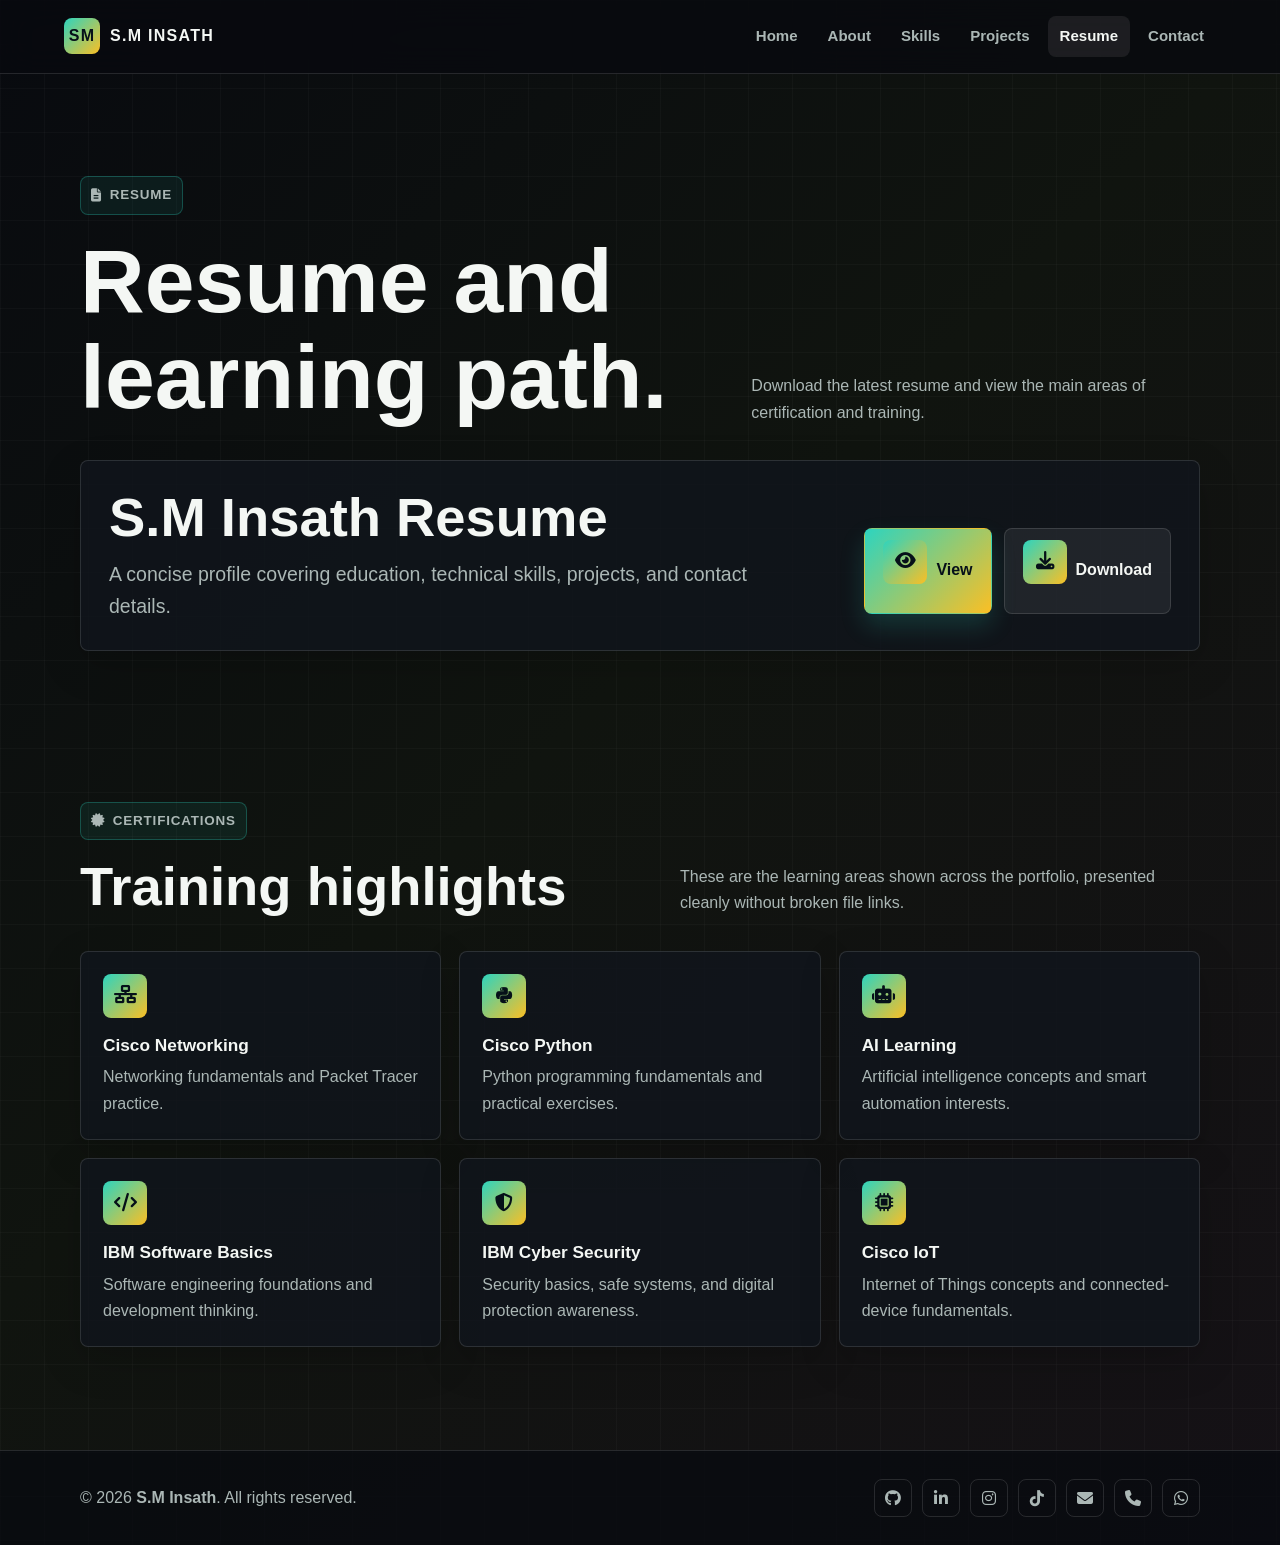
<file: resume.html>
<!DOCTYPE html>
<html lang="en">
<head>
  <meta charset="UTF-8">
  <meta name="viewport" content="width=device-width, initial-scale=1.0">
  <meta name="description" content="Resume and certifications for S.M Insath.">
  <title>Resume | S.M Insath</title>
  <link rel="stylesheet" href="https://cdnjs.cloudflare.com/ajax/libs/font-awesome/6.6.0/css/all.min.css">
  <link rel="stylesheet" href="styles.css">
</head>
<body>
  <header class="site-header">
    <a class="logo" href="index.html"><span class="logo-mark">SM</span><span>S.M INSATH</span></a>
    <nav aria-label="Primary navigation">
      <button class="menu-toggle" type="button" aria-label="Open menu" aria-expanded="false"><i class="fa-solid fa-bars"></i></button>
      <ul class="nav-links">
        <li><a href="index.html">Home</a></li>
        <li><a href="about.html">About</a></li>
        <li><a href="skills.html">Skills</a></li>
        <li><a href="projects.html">Projects</a></li>
        <li><a class="active" href="resume.html">Resume</a></li>
        <li><a href="contact.html">Contact</a></li>
      </ul>
    </nav>
  </header>

  <main>
    <section class="section">
      <div class="container">
        <div class="section-head">
          <div>
            <p class="eyebrow"><i class="fa-solid fa-file-lines"></i> Resume</p>
            <h1>Resume and learning path.</h1>
          </div>
          <p>Download the latest resume and view the main areas of certification and training.</p>
        </div>
        <div class="card resume-panel">
          <div>
            <h2>S.M Insath Resume</h2>
            <p class="lead">A concise profile covering education, technical skills, projects, and contact details.</p>
          </div>
          <div class="actions">
            <a class="btn" href="Insath_Elite_Resume%601.pdf" target="_blank" rel="noopener noreferrer"><i class="fa-solid fa-eye"></i> View</a>
            <a class="btn secondary" href="Insath_Elite_Resume%601.pdf" download><i class="fa-solid fa-download"></i> Download</a>
          </div>
        </div>
      </div>
    </section>

    <section class="section compact">
      <div class="container">
        <div class="section-head">
          <div>
            <p class="eyebrow"><i class="fa-solid fa-certificate"></i> Certifications</p>
            <h2>Training highlights</h2>
          </div>
          <p>These are the learning areas shown across the portfolio, presented cleanly without broken file links.</p>
        </div>
        <div class="grid">
          <article class="card"><i class="fa-solid fa-network-wired"></i><h3>Cisco Networking</h3><p>Networking fundamentals and Packet Tracer practice.</p></article>
          <article class="card"><i class="fa-brands fa-python"></i><h3>Cisco Python</h3><p>Python programming fundamentals and practical exercises.</p></article>
          <article class="card"><i class="fa-solid fa-robot"></i><h3>AI Learning</h3><p>Artificial intelligence concepts and smart automation interests.</p></article>
          <article class="card"><i class="fa-solid fa-code"></i><h3>IBM Software Basics</h3><p>Software engineering foundations and development thinking.</p></article>
          <article class="card"><i class="fa-solid fa-shield-halved"></i><h3>IBM Cyber Security</h3><p>Security basics, safe systems, and digital protection awareness.</p></article>
          <article class="card"><i class="fa-solid fa-microchip"></i><h3>Cisco IoT</h3><p>Internet of Things concepts and connected-device fundamentals.</p></article>
        </div>
      </div>
    </section>
  </main>

  <footer class="site-footer">
    <div class="footer-inner">
      <p>&copy; <span data-year></span> <strong>S.M Insath</strong>. All rights reserved.</p>
      <div class="social-links" aria-label="Social links">
        <a href="https://github.com/insath07" target="_blank" rel="me noopener noreferrer" aria-label="GitHub"><i class="fa-brands fa-github"></i></a>
        <a href="https://www.linkedin.com/in/mohammed-insath-282153331" target="_blank" rel="me noopener noreferrer" aria-label="LinkedIn"><i class="fa-brands fa-linkedin-in"></i></a>
        <a href="https://www.instagram.com/s.m_insath/" target="_blank" rel="me noopener noreferrer" aria-label="Instagram"><i class="fa-brands fa-instagram"></i></a>
        <a href="https://www.tiktok.com/@mhd_insath" target="_blank" rel="me noopener noreferrer" aria-label="TikTok"><i class="fa-brands fa-tiktok"></i></a>
        <a href="mailto:mohammedimmmu678@gmail.com" aria-label="Email"><i class="fa-solid fa-envelope"></i></a>
        <a href="tel:+94776547269" aria-label="Phone 0776547269"><i class="fa-solid fa-phone"></i></a>
        <a href="https://wa.me/94776547269" target="_blank" rel="noopener noreferrer" aria-label="WhatsApp 0776547269"><i class="fa-brands fa-whatsapp"></i></a>
      </div>
    </div>
  </footer>
  <script src="app.js"></script>
</body>
</html>
</file>
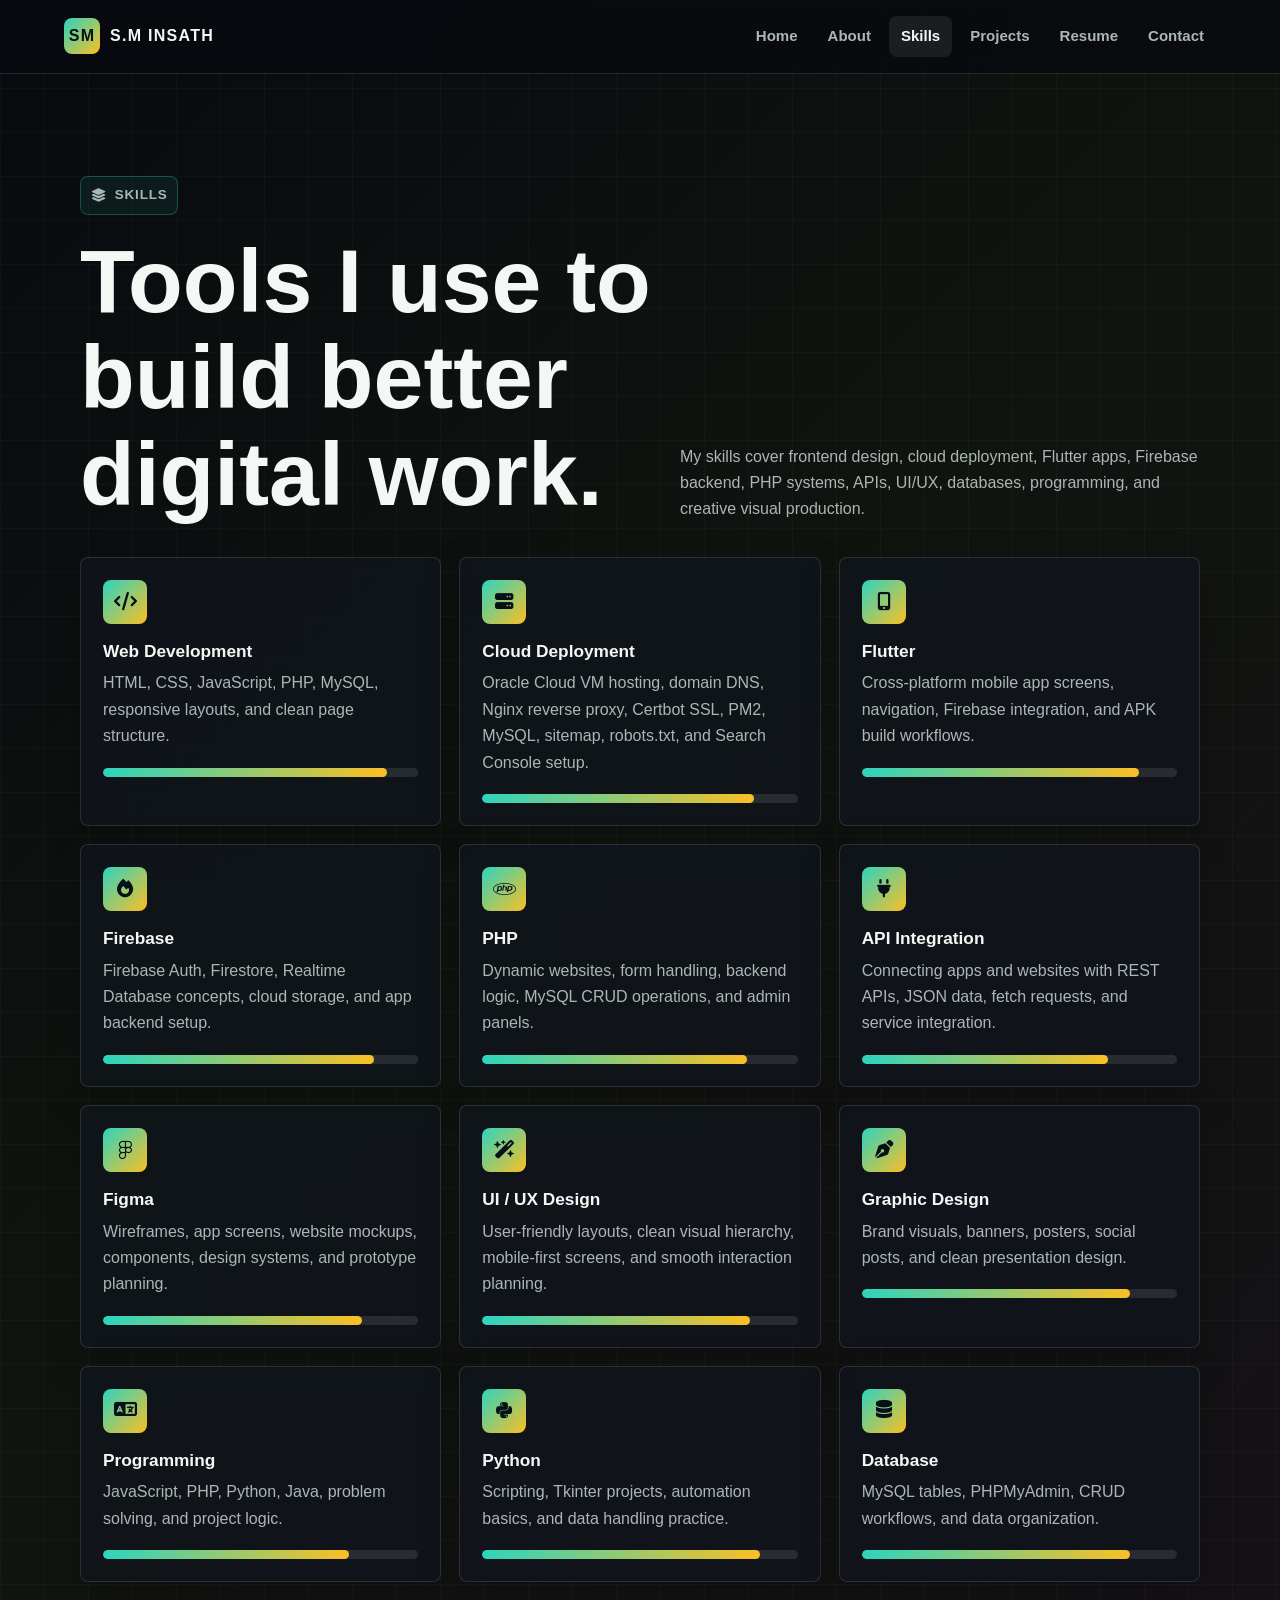
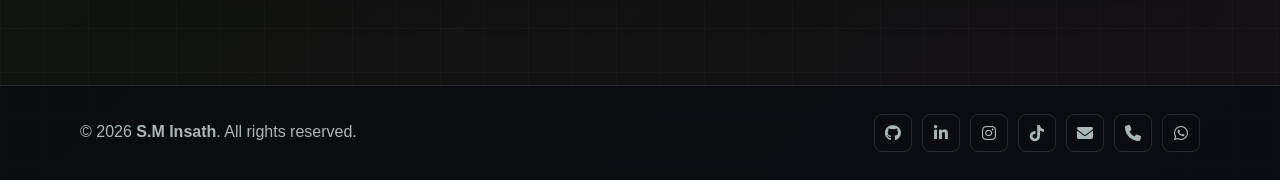
<file: skills.html>
<!DOCTYPE html>
<html lang="en">
<head>
  <meta charset="UTF-8">
  <meta name="viewport" content="width=device-width, initial-scale=1.0">
  <meta name="description" content="Skills of S.M Insath in web development, cloud deployment, Flutter, Firebase, PHP, APIs, Figma, UI/UX, Python, databases, and graphic design.">
  <title>Skills | S.M Insath</title>
  <link rel="stylesheet" href="https://cdnjs.cloudflare.com/ajax/libs/font-awesome/6.6.0/css/all.min.css">
  <link rel="stylesheet" href="styles.css">
</head>
<body>
  <header class="site-header">
    <a class="logo" href="index.html"><span class="logo-mark">SM</span><span>S.M INSATH</span></a>
    <nav aria-label="Primary navigation">
      <button class="menu-toggle" type="button" aria-label="Open menu" aria-expanded="false"><i class="fa-solid fa-bars"></i></button>
      <ul class="nav-links">
        <li><a href="index.html">Home</a></li>
        <li><a href="about.html">About</a></li>
        <li><a class="active" href="skills.html">Skills</a></li>
        <li><a href="projects.html">Projects</a></li>
        <li><a href="resume.html">Resume</a></li>
        <li><a href="contact.html">Contact</a></li>
      </ul>
    </nav>
  </header>

  <main>
    <section class="section">
      <div class="container">
        <div class="section-head">
          <div>
            <p class="eyebrow"><i class="fa-solid fa-layer-group"></i> Skills</p>
            <h1>Tools I use to build better digital work.</h1>
          </div>
          <p>My skills cover frontend design, cloud deployment, Flutter apps, Firebase backend, PHP systems, APIs, UI/UX, databases, programming, and creative visual production.</p>
        </div>
        <div class="grid">
          <article class="card"><i class="fa-solid fa-code"></i><h3>Web Development</h3><p>HTML, CSS, JavaScript, PHP, MySQL, responsive layouts, and clean page structure.</p><div class="progress"><span style="width: 90%"></span></div></article>
          <article class="card"><i class="fa-solid fa-server"></i><h3>Cloud Deployment</h3><p>Oracle Cloud VM hosting, domain DNS, Nginx reverse proxy, Certbot SSL, PM2, MySQL, sitemap, robots.txt, and Search Console setup.</p><div class="progress"><span style="width: 86%"></span></div></article>
          <article class="card"><i class="fa-solid fa-mobile-screen-button"></i><h3>Flutter</h3><p>Cross-platform mobile app screens, navigation, Firebase integration, and APK build workflows.</p><div class="progress"><span style="width: 88%"></span></div></article>
          <article class="card"><i class="fa-solid fa-fire"></i><h3>Firebase</h3><p>Firebase Auth, Firestore, Realtime Database concepts, cloud storage, and app backend setup.</p><div class="progress"><span style="width: 86%"></span></div></article>
          <article class="card"><i class="fa-brands fa-php"></i><h3>PHP</h3><p>Dynamic websites, form handling, backend logic, MySQL CRUD operations, and admin panels.</p><div class="progress"><span style="width: 84%"></span></div></article>
          <article class="card"><i class="fa-solid fa-plug"></i><h3>API Integration</h3><p>Connecting apps and websites with REST APIs, JSON data, fetch requests, and service integration.</p><div class="progress"><span style="width: 78%"></span></div></article>
          <article class="card"><i class="fa-brands fa-figma"></i><h3>Figma</h3><p>Wireframes, app screens, website mockups, components, design systems, and prototype planning.</p><div class="progress"><span style="width: 82%"></span></div></article>
          <article class="card"><i class="fa-solid fa-wand-magic-sparkles"></i><h3>UI / UX Design</h3><p>User-friendly layouts, clean visual hierarchy, mobile-first screens, and smooth interaction planning.</p><div class="progress"><span style="width: 85%"></span></div></article>
          <article class="card"><i class="fa-solid fa-pen-nib"></i><h3>Graphic Design</h3><p>Brand visuals, banners, posters, social posts, and clean presentation design.</p><div class="progress"><span style="width: 85%"></span></div></article>
          <article class="card"><i class="fa-solid fa-language"></i><h3>Programming</h3><p>JavaScript, PHP, Python, Java, problem solving, and project logic.</p><div class="progress"><span style="width: 78%"></span></div></article>
          <article class="card"><i class="fa-brands fa-python"></i><h3>Python</h3><p>Scripting, Tkinter projects, automation basics, and data handling practice.</p><div class="progress"><span style="width: 88%"></span></div></article>
          <article class="card"><i class="fa-solid fa-database"></i><h3>Database</h3><p>MySQL tables, PHPMyAdmin, CRUD workflows, and data organization.</p><div class="progress"><span style="width: 85%"></span></div></article>
        </div>
      </div>
    </section>
  </main>

  <footer class="site-footer">
    <div class="footer-inner">
      <p>&copy; <span data-year></span> <strong>S.M Insath</strong>. All rights reserved.</p>
      <div class="social-links" aria-label="Social links">
        <a href="https://github.com/insath07" target="_blank" rel="me noopener noreferrer" aria-label="GitHub"><i class="fa-brands fa-github"></i></a>
        <a href="https://www.linkedin.com/in/mohammed-insath-282153331" target="_blank" rel="me noopener noreferrer" aria-label="LinkedIn"><i class="fa-brands fa-linkedin-in"></i></a>
        <a href="https://www.instagram.com/s.m_insath/" target="_blank" rel="me noopener noreferrer" aria-label="Instagram"><i class="fa-brands fa-instagram"></i></a>
        <a href="https://www.tiktok.com/@mhd_insath" target="_blank" rel="me noopener noreferrer" aria-label="TikTok"><i class="fa-brands fa-tiktok"></i></a>
        <a href="mailto:mohammedimmmu678@gmail.com" aria-label="Email"><i class="fa-solid fa-envelope"></i></a>
        <a href="tel:+94776547269" aria-label="Phone 0776547269"><i class="fa-solid fa-phone"></i></a>
        <a href="https://wa.me/94776547269" target="_blank" rel="noopener noreferrer" aria-label="WhatsApp 0776547269"><i class="fa-brands fa-whatsapp"></i></a>
      </div>
    </div>
  </footer>
  <script src="app.js"></script>
</body>
</html>
</file>
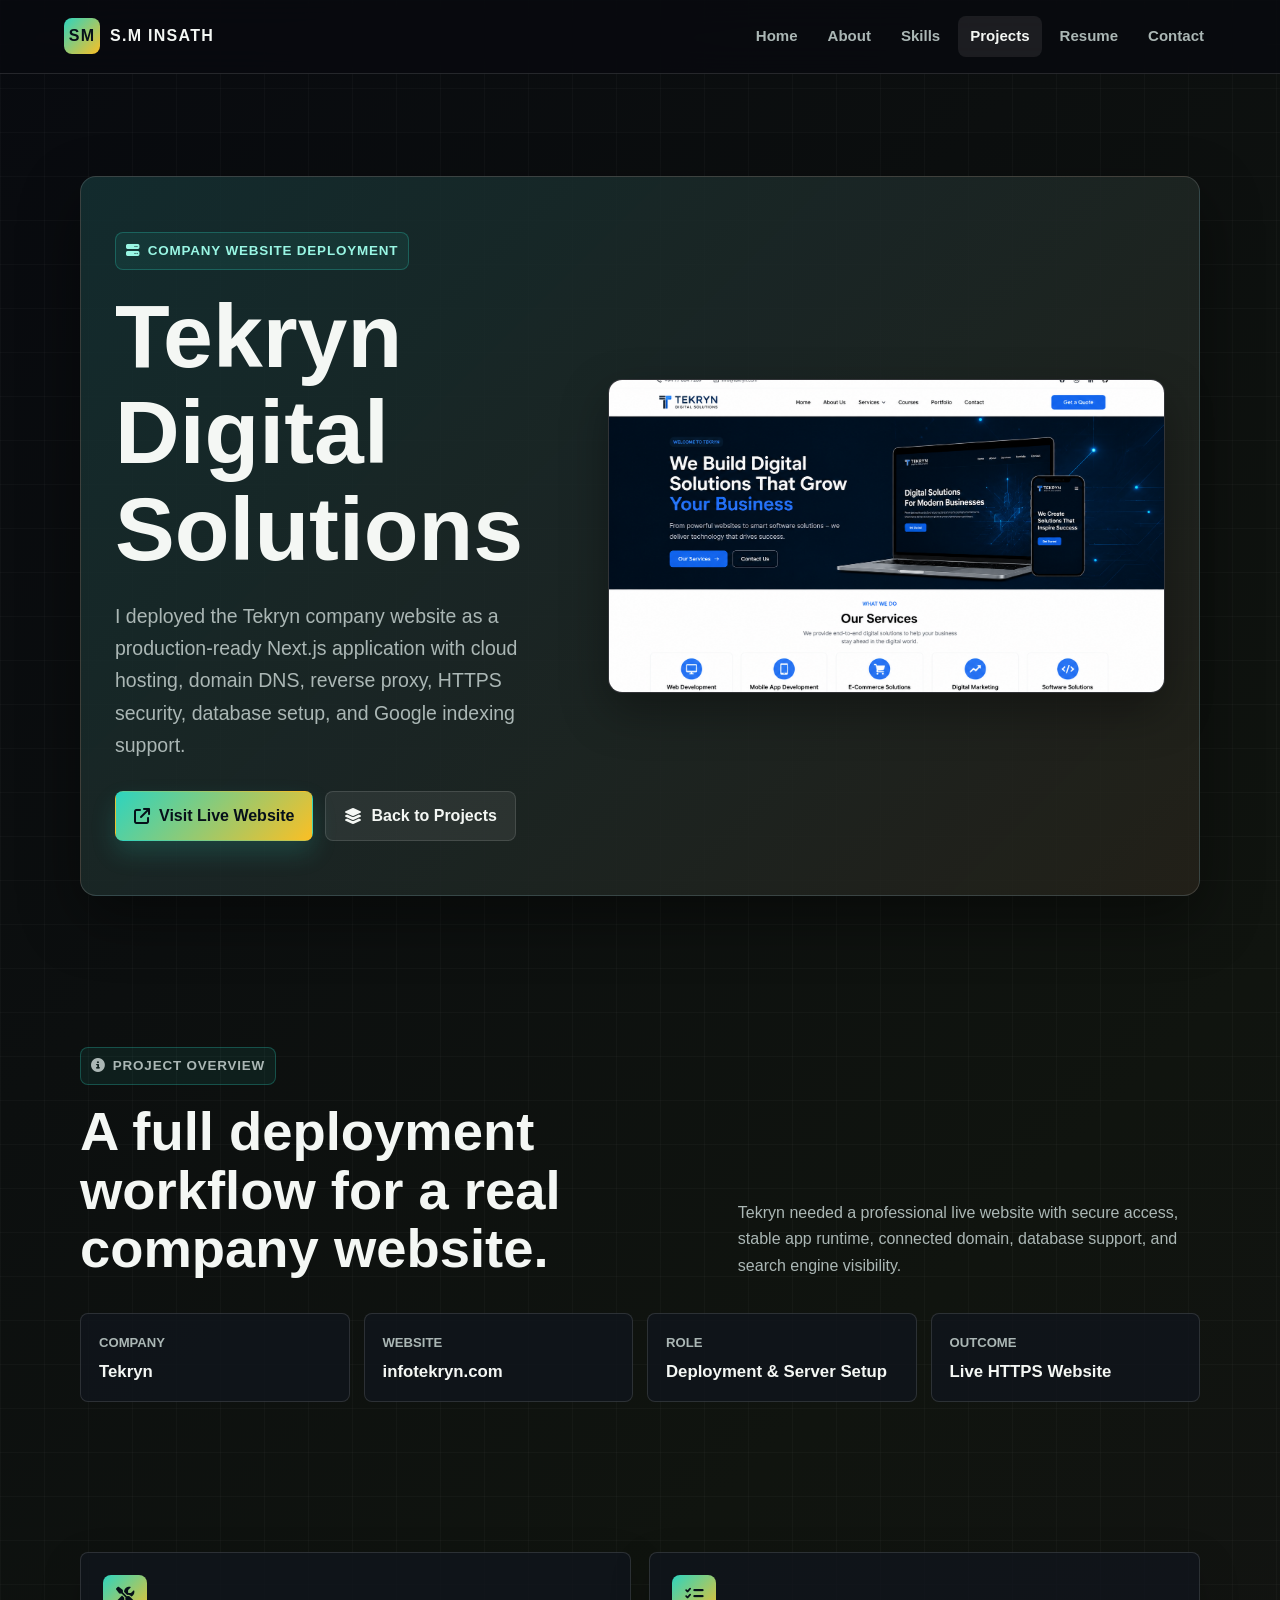
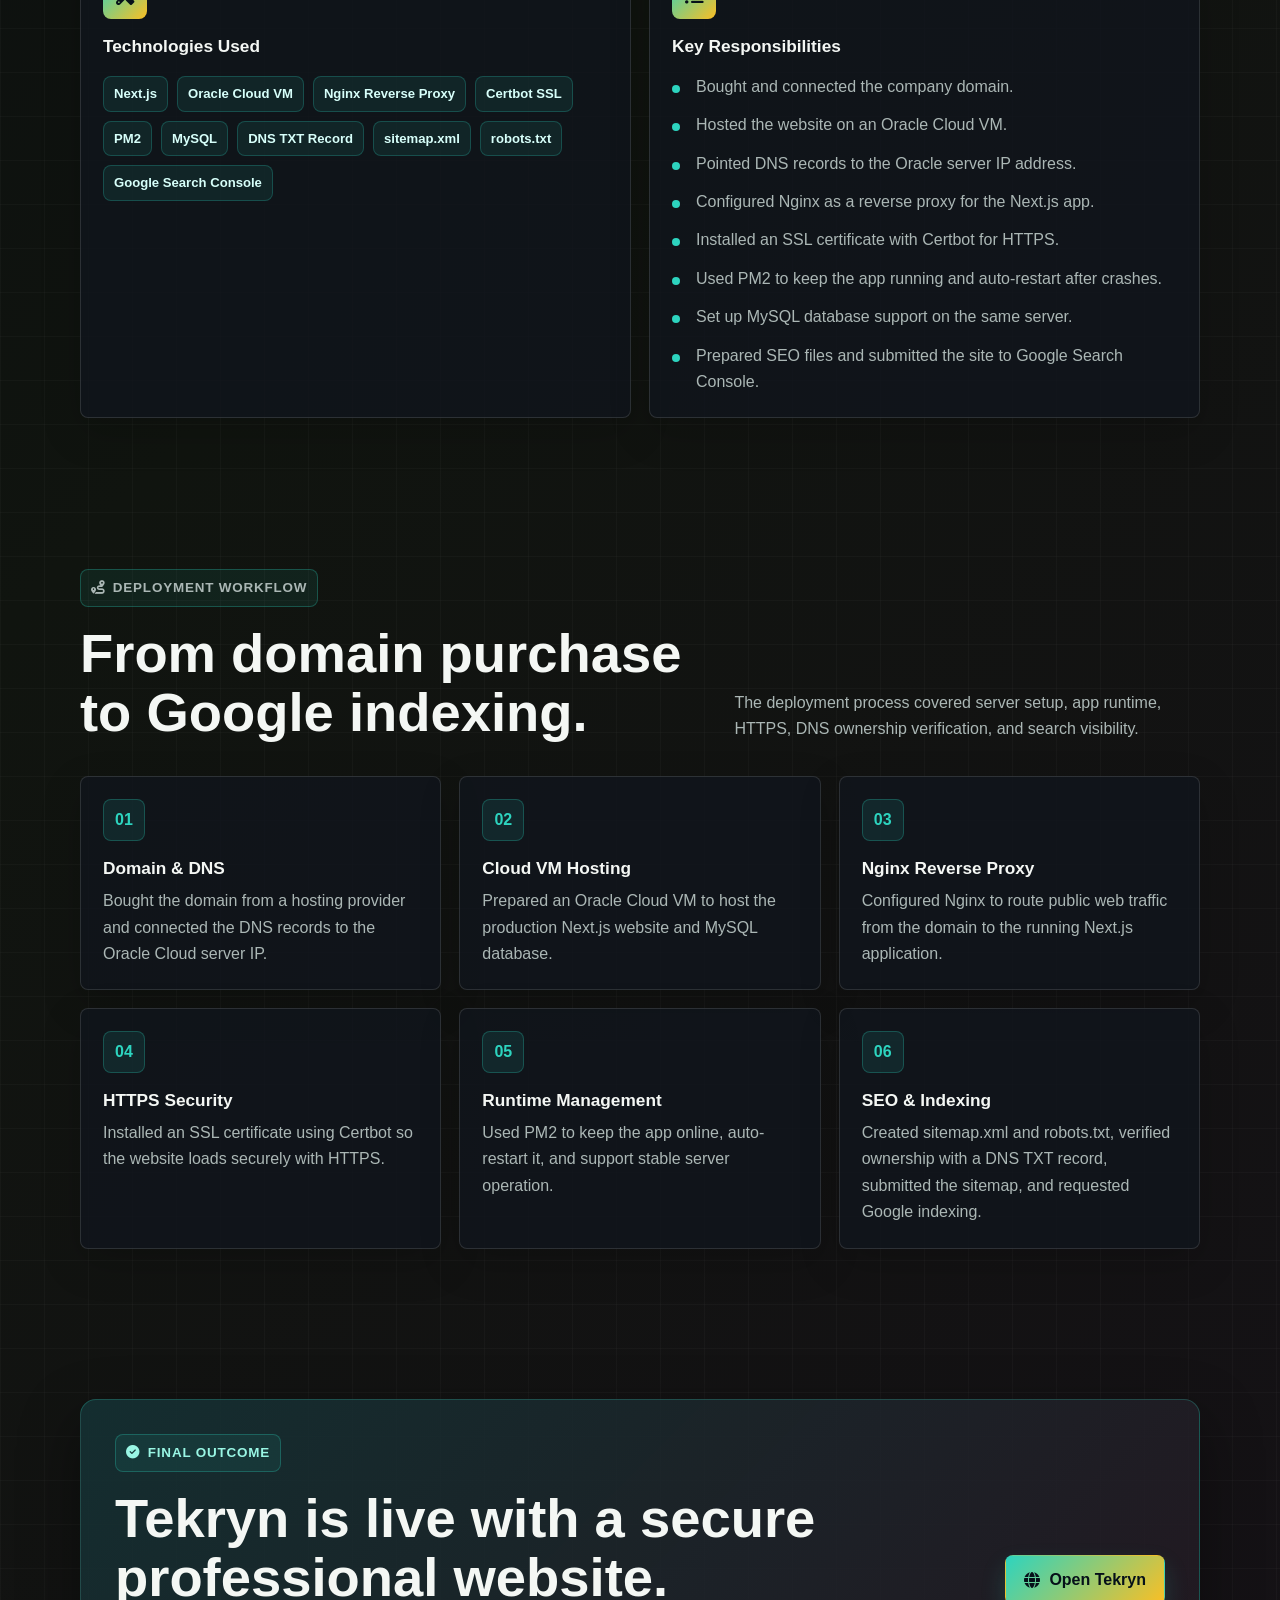
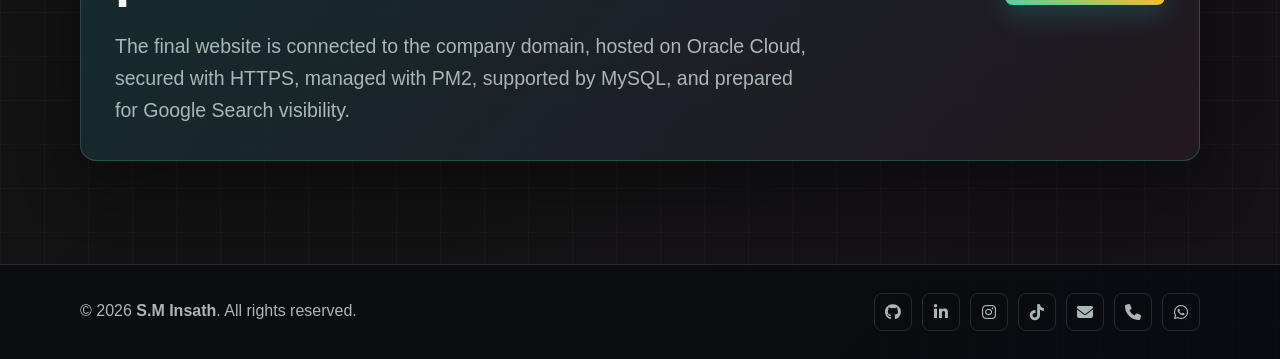
<file: tekryn-deployment.html>
<!DOCTYPE html>
<html lang="en">
<head>
  <meta charset="UTF-8">
  <meta name="viewport" content="width=device-width, initial-scale=1.0">
  <meta name="description" content="Tekryn company website deployment case study by S.M Insath using Oracle Cloud VM, Nginx, Certbot SSL, PM2, MySQL, DNS, sitemap, robots.txt, and Google Search Console.">
  <title>Tekryn Deployment | S.M Insath</title>
  <link rel="icon" href="/favicon.ico" sizes="any">
  <link rel="icon" type="image/png" href="/favicon.png">
  <link rel="apple-touch-icon" href="/apple-touch-icon.png">
  <link rel="preconnect" href="https://cdnjs.cloudflare.com">
  <link rel="stylesheet" href="https://cdnjs.cloudflare.com/ajax/libs/font-awesome/6.6.0/css/all.min.css">
  <link rel="stylesheet" href="styles.css">
</head>
<body>
  <header class="site-header">
    <a class="logo" href="index.html"><span class="logo-mark">SM</span><span>S.M INSATH</span></a>
    <nav aria-label="Primary navigation">
      <button class="menu-toggle" type="button" aria-label="Open menu" aria-expanded="false"><i class="fa-solid fa-bars"></i></button>
      <ul class="nav-links">
        <li><a href="index.html">Home</a></li>
        <li><a href="about.html">About</a></li>
        <li><a href="skills.html">Skills</a></li>
        <li><a class="active" href="projects.html">Projects</a></li>
        <li><a href="resume.html">Resume</a></li>
        <li><a href="contact.html">Contact</a></li>
      </ul>
    </nav>
  </header>

  <main>
    <section class="section">
      <div class="container case-hero">
        <div class="case-copy">
          <p class="eyebrow"><i class="fa-solid fa-server"></i> Company Website Deployment</p>
          <h1>Tekryn Digital Solutions</h1>
          <p class="lead">I deployed the Tekryn company website as a production-ready Next.js application with cloud hosting, domain DNS, reverse proxy, HTTPS security, database setup, and Google indexing support.</p>
          <div class="hero-actions">
            <a class="btn" href="https://infotekryn.com" target="_blank" rel="noopener noreferrer"><i class="fa-solid fa-arrow-up-right-from-square"></i> Visit Live Website</a>
            <a class="btn secondary" href="projects.html"><i class="fa-solid fa-layer-group"></i> Back to Projects</a>
          </div>
        </div>
        <a class="case-preview" href="https://infotekryn.com" target="_blank" rel="noopener noreferrer" aria-label="Open Tekryn website">
          <img src="images/tekryn-oracle-cloud-deployment.png" alt="Tekryn company website deployment preview">
        </a>
      </div>
    </section>

    <section class="section compact">
      <div class="container">
        <div class="section-head">
          <div>
            <p class="eyebrow"><i class="fa-solid fa-circle-info"></i> Project Overview</p>
            <h2>A full deployment workflow for a real company website.</h2>
          </div>
          <p>Tekryn needed a professional live website with secure access, stable app runtime, connected domain, database support, and search engine visibility.</p>
        </div>

        <div class="case-summary">
          <article class="summary-card">
            <span>Company</span>
            <strong>Tekryn</strong>
          </article>
          <article class="summary-card">
            <span>Website</span>
            <strong>infotekryn.com</strong>
          </article>
          <article class="summary-card">
            <span>Role</span>
            <strong>Deployment & Server Setup</strong>
          </article>
          <article class="summary-card">
            <span>Outcome</span>
            <strong>Live HTTPS Website</strong>
          </article>
        </div>
      </div>
    </section>

    <section class="section compact">
      <div class="container">
        <div class="grid two">
          <article class="card highlight-card">
            <i class="fa-solid fa-screwdriver-wrench"></i>
            <h3>Technologies Used</h3>
            <div class="mini-stack">
              <span>Next.js</span>
              <span>Oracle Cloud VM</span>
              <span>Nginx Reverse Proxy</span>
              <span>Certbot SSL</span>
              <span>PM2</span>
              <span>MySQL</span>
              <span>DNS TXT Record</span>
              <span>sitemap.xml</span>
              <span>robots.txt</span>
              <span>Google Search Console</span>
            </div>
          </article>

          <article class="card highlight-card">
            <i class="fa-solid fa-list-check"></i>
            <h3>Key Responsibilities</h3>
            <ul class="clean-list">
              <li>Bought and connected the company domain.</li>
              <li>Hosted the website on an Oracle Cloud VM.</li>
              <li>Pointed DNS records to the Oracle server IP address.</li>
              <li>Configured Nginx as a reverse proxy for the Next.js app.</li>
              <li>Installed an SSL certificate with Certbot for HTTPS.</li>
              <li>Used PM2 to keep the app running and auto-restart after crashes.</li>
              <li>Set up MySQL database support on the same server.</li>
              <li>Prepared SEO files and submitted the site to Google Search Console.</li>
            </ul>
          </article>
        </div>
      </div>
    </section>

    <section class="section compact">
      <div class="container">
        <div class="section-head">
          <div>
            <p class="eyebrow"><i class="fa-solid fa-route"></i> Deployment Workflow</p>
            <h2>From domain purchase to Google indexing.</h2>
          </div>
          <p>The deployment process covered server setup, app runtime, HTTPS, DNS ownership verification, and search visibility.</p>
        </div>

        <div class="workflow">
          <article class="workflow-step">
            <span>01</span>
            <h3>Domain & DNS</h3>
            <p>Bought the domain from a hosting provider and connected the DNS records to the Oracle Cloud server IP.</p>
          </article>
          <article class="workflow-step">
            <span>02</span>
            <h3>Cloud VM Hosting</h3>
            <p>Prepared an Oracle Cloud VM to host the production Next.js website and MySQL database.</p>
          </article>
          <article class="workflow-step">
            <span>03</span>
            <h3>Nginx Reverse Proxy</h3>
            <p>Configured Nginx to route public web traffic from the domain to the running Next.js application.</p>
          </article>
          <article class="workflow-step">
            <span>04</span>
            <h3>HTTPS Security</h3>
            <p>Installed an SSL certificate using Certbot so the website loads securely with HTTPS.</p>
          </article>
          <article class="workflow-step">
            <span>05</span>
            <h3>Runtime Management</h3>
            <p>Used PM2 to keep the app online, auto-restart it, and support stable server operation.</p>
          </article>
          <article class="workflow-step">
            <span>06</span>
            <h3>SEO & Indexing</h3>
            <p>Created sitemap.xml and robots.txt, verified ownership with a DNS TXT record, submitted the sitemap, and requested Google indexing.</p>
          </article>
        </div>
      </div>
    </section>

    <section class="section compact">
      <div class="container">
        <div class="outcome-panel">
          <div>
            <p class="eyebrow"><i class="fa-solid fa-circle-check"></i> Final Outcome</p>
            <h2>Tekryn is live with a secure professional website.</h2>
            <p class="lead">The final website is connected to the company domain, hosted on Oracle Cloud, secured with HTTPS, managed with PM2, supported by MySQL, and prepared for Google Search visibility.</p>
          </div>
          <a class="btn" href="https://infotekryn.com" target="_blank" rel="noopener noreferrer"><i class="fa-solid fa-globe"></i> Open Tekryn</a>
        </div>
      </div>
    </section>
  </main>

  <footer class="site-footer">
    <div class="footer-inner">
      <p>&copy; <span data-year></span> <strong>S.M Insath</strong>. All rights reserved.</p>
      <div class="social-links" aria-label="Social links">
        <a href="https://github.com/insath07" target="_blank" rel="me noopener noreferrer" aria-label="GitHub"><i class="fa-brands fa-github"></i></a>
        <a href="https://www.linkedin.com/in/mohammed-insath-282153331" target="_blank" rel="me noopener noreferrer" aria-label="LinkedIn"><i class="fa-brands fa-linkedin-in"></i></a>
        <a href="https://www.instagram.com/s.m_insath/" target="_blank" rel="me noopener noreferrer" aria-label="Instagram"><i class="fa-brands fa-instagram"></i></a>
        <a href="https://www.tiktok.com/@mhd_insath" target="_blank" rel="me noopener noreferrer" aria-label="TikTok"><i class="fa-brands fa-tiktok"></i></a>
        <a href="mailto:mohammedimmmu678@gmail.com" aria-label="Email"><i class="fa-solid fa-envelope"></i></a>
        <a href="tel:+94776547269" aria-label="Phone 0776547269"><i class="fa-solid fa-phone"></i></a>
        <a href="https://wa.me/94776547269" target="_blank" rel="noopener noreferrer" aria-label="WhatsApp 0776547269"><i class="fa-brands fa-whatsapp"></i></a>
      </div>
    </div>
  </footer>
  <script src="app.js"></script>
</body>
</html>
</file>
<file: styles.css>
:root {
  --bg: #080a0f;
  --panel: #11151d;
  --panel-strong: #151a22;
  --panel-soft: rgba(255, 255, 255, 0.06);
  --line: rgba(255, 255, 255, 0.12);
  --text: #f4f7f4;
  --muted: #abb7b5;
  --brand: #2dd4bf;
  --brand-2: #f59e0b;
  --accent: #f43f5e;
  --danger: #f43f5e;
  --shadow: 0 22px 60px rgba(0, 0, 0, 0.42);
  --radius: 8px;
}

* {
  box-sizing: border-box;
  margin: 0;
  padding: 0;
}

html {
  scroll-behavior: smooth;
}

body {
  min-height: 100vh;
  background:
    linear-gradient(rgba(255, 255, 255, 0.025) 1px, transparent 1px),
    linear-gradient(90deg, rgba(255, 255, 255, 0.025) 1px, transparent 1px),
    linear-gradient(135deg, #080a0f 0%, #10140f 46%, #151116 100%);
  background-size: 44px 44px, 44px 44px, auto;
  color: var(--text);
  font-family: Inter, "Segoe UI", Arial, sans-serif;
  line-height: 1.65;
  overflow-x: hidden;
}

body.menu-open {
  overflow: hidden;
}

img {
  display: block;
  max-width: 100%;
}

a {
  color: inherit;
}

.site-header {
  position: fixed;
  inset: 0 0 auto;
  z-index: 50;
  display: flex;
  align-items: center;
  justify-content: space-between;
  gap: 24px;
  padding: 16px clamp(18px, 5vw, 72px);
  background: rgba(8, 10, 15, 0.78);
  border-bottom: 1px solid var(--line);
  backdrop-filter: blur(16px);
  transition: box-shadow 0.25s ease, background 0.25s ease, padding 0.25s ease;
}

.site-header.scrolled {
  padding-block: 12px;
  background: rgba(8, 10, 15, 0.94);
  box-shadow: 0 12px 35px rgba(0, 0, 0, 0.25);
}

.logo {
  display: inline-flex;
  align-items: center;
  gap: 10px;
  text-decoration: none;
  font-weight: 800;
  letter-spacing: 0.08em;
}

.logo-mark {
  display: grid;
  width: 36px;
  height: 36px;
  place-items: center;
  border-radius: var(--radius);
  color: #061019;
  background: linear-gradient(135deg, var(--brand), #fbbf24);
}

.nav-links {
  display: flex;
  align-items: center;
  gap: 6px;
  list-style: none;
}

.nav-links a {
  display: inline-flex;
  align-items: center;
  min-height: 40px;
  padding: 8px 12px;
  border-radius: var(--radius);
  color: var(--muted);
  font-size: 0.94rem;
  font-weight: 700;
  text-decoration: none;
  transition: background 0.2s ease, color 0.2s ease;
}

.nav-links a:hover,
.nav-links a.active {
  color: var(--text);
  background: rgba(255, 255, 255, 0.08);
}

.menu-toggle {
  display: none;
  width: 42px;
  height: 42px;
  border: 1px solid var(--line);
  border-radius: var(--radius);
  background: rgba(255, 255, 255, 0.06);
  color: var(--text);
  font-size: 1.15rem;
}

.menu-toggle i {
  display: none;
}

.menu-toggle::before {
  content: "";
  width: 18px;
  height: 2px;
  border-radius: 999px;
  background: currentColor;
  box-shadow: 0 -6px 0 currentColor, 0 6px 0 currentColor;
}

main {
  padding-top: 74px;
}

.section {
  padding: clamp(58px, 8vw, 104px) clamp(18px, 5vw, 72px);
}

.section.compact {
  padding-top: 48px;
}

.container {
  width: min(1120px, 100%);
  margin: 0 auto;
}

.hero {
  min-height: calc(100vh - 74px);
  display: grid;
  grid-template-columns: minmax(0, 1.08fr) minmax(290px, 0.72fr);
  align-items: center;
  gap: clamp(34px, 6vw, 78px);
}

.eyebrow {
  display: inline-flex;
  align-items: center;
  flex-wrap: wrap;
  gap: 8px;
  width: fit-content;
  max-width: 100%;
  margin-bottom: 18px;
  padding: 7px 10px;
  border: 1px solid rgba(45, 212, 191, 0.28);
  border-radius: var(--radius);
  color: #99f6e4;
  background: rgba(45, 212, 191, 0.08);
  font-size: 0.84rem;
  font-weight: 800;
  letter-spacing: 0.06em;
  text-transform: uppercase;
}

h1,
h2,
h3 {
  line-height: 1.08;
  letter-spacing: 0;
}

h1 {
  max-width: 820px;
  font-size: clamp(2.45rem, 7vw, 5.8rem);
}

h2 {
  color: var(--text);
  font-size: clamp(2rem, 4.5vw, 3.4rem);
}

h3 {
  font-size: 1.08rem;
}

.lead {
  max-width: 700px;
  margin-top: 22px;
  color: var(--muted);
  font-size: clamp(1.02rem, 2vw, 1.22rem);
}

.hero-actions,
.actions {
  display: flex;
  flex-wrap: wrap;
  gap: 12px;
  margin-top: 30px;
}

.btn {
  display: inline-flex;
  align-items: center;
  justify-content: center;
  gap: 9px;
  min-height: 46px;
  padding: 11px 18px;
  border: 1px solid transparent;
  border-radius: var(--radius);
  color: #061019;
  background: linear-gradient(135deg, var(--brand), #fbbf24);
  font-weight: 800;
  text-decoration: none;
  text-align: center;
  box-shadow: 0 12px 25px rgba(45, 212, 191, 0.18);
  transition: transform 0.2s ease, box-shadow 0.2s ease, background 0.2s ease;
}

.btn:hover {
  transform: translateY(-2px);
  box-shadow: 0 18px 34px rgba(45, 212, 191, 0.24);
}

.btn.secondary {
  color: var(--text);
  background: rgba(255, 255, 255, 0.07);
  border-color: var(--line);
  box-shadow: none;
}

.btn.warning {
  background: linear-gradient(135deg, #f59e0b, var(--accent));
}

.hero-media {
  position: relative;
  display: grid;
  place-items: center;
  min-height: 430px;
}

.portrait-frame {
  position: relative;
  width: min(380px, 82vw);
  aspect-ratio: 1;
  padding: 12px;
  border: 1px solid var(--line);
  border-radius: 28px;
  background: linear-gradient(145deg, rgba(255, 255, 255, 0.14), rgba(255, 255, 255, 0.03));
  box-shadow: var(--shadow);
  overflow: visible;
}

.portrait-frame::before {
  content: "";
  position: absolute;
  inset: -18px;
  border: 1px dashed rgba(45, 212, 191, 0.34);
  border-radius: 34px;
  pointer-events: none;
}

.portrait-frame img {
  width: 100%;
  height: 100%;
  object-fit: cover;
  border-radius: 18px;
}

.stats-strip {
  display: grid;
  grid-template-columns: repeat(3, minmax(0, 1fr));
  gap: 12px;
  margin-top: 36px;
}

.stat,
.card,
.project-card,
.contact-panel {
  border: 1px solid var(--line);
  border-radius: var(--radius);
  background: rgba(17, 21, 29, 0.82);
  box-shadow: 0 14px 40px rgba(0, 0, 0, 0.18);
}

.stat {
  padding: 18px;
}

.stat strong {
  display: block;
  color: var(--brand);
  font-size: 1.75rem;
  line-height: 1;
}

.stat span {
  color: var(--muted);
  font-size: 0.92rem;
}

.section-head {
  display: flex;
  align-items: end;
  justify-content: space-between;
  gap: 28px;
  margin-bottom: 34px;
}

.section-head p {
  max-width: 520px;
  color: var(--muted);
}

.grid {
  display: grid;
  grid-template-columns: repeat(3, minmax(0, 1fr));
  gap: 18px;
}

.grid.two {
  grid-template-columns: repeat(2, minmax(0, 1fr));
}

.card {
  padding: 22px;
}

.card i,
.project-icon {
  display: inline-grid;
  width: 44px;
  height: 44px;
  place-items: center;
  margin-bottom: 18px;
  border-radius: var(--radius);
  color: #061019;
  background: linear-gradient(135deg, var(--brand), #fbbf24);
  font-size: 1.15rem;
}

.card p,
.project-card p {
  margin-top: 10px;
  color: var(--muted);
}

.progress {
  height: 9px;
  margin-top: 18px;
  overflow: hidden;
  border-radius: 999px;
  background: rgba(255, 255, 255, 0.1);
}

.progress span {
  display: block;
  height: 100%;
  border-radius: inherit;
  background: linear-gradient(90deg, var(--brand), #fbbf24);
}

.about-layout,
.contact-layout {
  display: grid;
  grid-template-columns: 0.8fr 1.2fr;
  align-items: center;
  gap: clamp(30px, 6vw, 72px);
}

.about-photo {
  overflow: hidden;
  border-radius: 24px;
  border: 1px solid var(--line);
  box-shadow: var(--shadow);
}

.about-photo img {
  width: 100%;
  aspect-ratio: 4 / 5;
  object-fit: cover;
}

.timeline {
  display: grid;
  gap: 12px;
  margin-top: 26px;
  list-style: none;
}

.timeline li {
  display: flex;
  gap: 12px;
  padding: 14px;
  border: 1px solid var(--line);
  border-radius: var(--radius);
  background: var(--panel-soft);
  color: var(--muted);
}

.timeline i {
  color: var(--brand);
  margin-top: 4px;
}

.projects-grid {
  display: grid;
  grid-template-columns: repeat(3, minmax(0, 1fr));
  gap: 18px;
}

.project-card {
  overflow: hidden;
  min-height: 100%;
  transition: transform 0.22s ease, border-color 0.22s ease, box-shadow 0.22s ease;
}

.project-card:hover {
  transform: translateY(-4px);
  border-color: rgba(45, 212, 191, 0.42);
  box-shadow: 0 20px 55px rgba(0, 0, 0, 0.28);
}

.project-card img {
  width: 100%;
  aspect-ratio: 16 / 10;
  object-fit: cover;
}

.portfolio-gallery {
  display: grid;
  grid-template-columns: repeat(auto-fit, minmax(190px, 1fr));
  gap: 18px;
}

.portfolio-photo {
  overflow: hidden;
  border: 1px solid var(--line);
  border-radius: var(--radius);
  background: rgba(17, 21, 29, 0.82);
  box-shadow: 0 14px 40px rgba(0, 0, 0, 0.18);
}

.portfolio-photo img {
  width: 100%;
  aspect-ratio: 4 / 5;
  object-fit: cover;
}

.portfolio-photo figcaption {
  min-height: 58px;
  padding: 12px 14px;
  color: var(--muted);
  font-size: 0.92rem;
  font-weight: 700;
}

.social-button-grid {
  display: grid;
  grid-template-columns: repeat(auto-fit, minmax(170px, 1fr));
  gap: 14px;
}

.social-button {
  display: inline-flex;
  align-items: center;
  justify-content: center;
  gap: 10px;
  min-height: 52px;
  padding: 12px 16px;
  border: 1px solid var(--line);
  border-radius: var(--radius);
  color: var(--text);
  background: rgba(255, 255, 255, 0.06);
  font-weight: 800;
  text-decoration: none;
  transition: transform 0.2s ease, border-color 0.2s ease, background 0.2s ease;
}

.social-button:hover {
  transform: translateY(-2px);
  border-color: rgba(45, 212, 191, 0.44);
  background: rgba(45, 212, 191, 0.14);
}

.social-button i {
  color: var(--brand);
  font-size: 1.12rem;
}

.project-visual {
  position: relative;
  display: grid;
  min-height: 178px;
  place-items: center;
  overflow: hidden;
  background:
    linear-gradient(135deg, rgba(45, 212, 191, 0.16), rgba(245, 158, 11, 0.12)),
    linear-gradient(90deg, rgba(255, 255, 255, 0.06), rgba(255, 255, 255, 0.02));
}

.project-visual::before {
  content: "";
  position: absolute;
  width: 230px;
  height: 230px;
  border: 1px solid rgba(255, 255, 255, 0.12);
  border-radius: 50%;
}

.project-visual i {
  position: relative;
  display: grid;
  width: 72px;
  height: 72px;
  place-items: center;
  border: 1px solid var(--line);
  border-radius: 18px;
  color: var(--text);
  background: rgba(255, 255, 255, 0.08);
  font-size: 2rem;
}

.project-body {
  display: flex;
  min-height: 292px;
  flex-direction: column;
  padding: 18px;
}

.tags {
  display: flex;
  flex-wrap: wrap;
  gap: 8px;
  margin-top: 16px;
}

.tag {
  display: inline-flex;
  align-items: center;
  min-height: 28px;
  padding: 5px 9px;
  border: 1px solid rgba(45, 212, 191, 0.24);
  border-radius: var(--radius);
  color: #d7fffa;
  background: rgba(45, 212, 191, 0.1);
  font-size: 0.78rem;
  font-weight: 800;
  overflow-wrap: anywhere;
}

.project-links {
  display: flex;
  flex-wrap: wrap;
  gap: 10px;
  align-items: center;
  margin-top: 18px;
  padding-top: 4px;
  margin-top: auto;
}

.project-links .btn {
  min-height: 38px;
  padding: 8px 12px;
  font-size: 0.88rem;
}

.resume-panel {
  display: grid;
  grid-template-columns: 1fr auto;
  align-items: center;
  gap: 20px;
  padding: 28px;
}

.badge-list {
  display: flex;
  flex-wrap: wrap;
  gap: 10px;
  margin-top: 18px;
}

.badge {
  padding: 8px 10px;
  border: 1px solid var(--line);
  border-radius: var(--radius);
  color: var(--muted);
  background: rgba(255, 255, 255, 0.05);
  font-size: 0.92rem;
}

.cta-panel {
  display: grid;
  grid-template-columns: 1fr auto;
  align-items: center;
  gap: 22px;
  padding: 28px;
  border: 1px solid var(--line);
  border-radius: var(--radius);
  background:
    linear-gradient(135deg, rgba(45, 212, 191, 0.12), rgba(245, 158, 11, 0.1)),
    rgba(17, 21, 29, 0.72);
  box-shadow: 0 16px 44px rgba(0, 0, 0, 0.2);
}

.skill-cloud {
  display: flex;
  flex-wrap: wrap;
  gap: 10px;
  margin-top: 26px;
}

.skill-pill {
  padding: 10px 12px;
  border: 1px solid var(--line);
  border-radius: var(--radius);
  color: #d7fffa;
  background: rgba(255, 255, 255, 0.06);
  font-size: 0.9rem;
  font-weight: 800;
}

.contact-panel {
  padding: 26px;
}

.contact-list {
  display: grid;
  gap: 14px;
  margin-top: 22px;
}

.contact-item {
  display: flex;
  gap: 14px;
  align-items: center;
  padding: 14px;
  border: 1px solid var(--line);
  border-radius: var(--radius);
  background: rgba(255, 255, 255, 0.05);
  text-decoration: none;
}

.contact-item span {
  min-width: 0;
  overflow-wrap: anywhere;
}

.contact-item i {
  color: var(--brand);
  font-size: 1.2rem;
}

.site-footer {
  padding: 28px clamp(18px, 5vw, 72px);
  border-top: 1px solid var(--line);
  background: rgba(8, 10, 15, 0.74);
}

.footer-inner {
  display: flex;
  align-items: center;
  justify-content: space-between;
  gap: 16px;
  width: min(1120px, 100%);
  margin: 0 auto;
  color: var(--muted);
}

.social-links {
  display: flex;
  gap: 10px;
}

.social-links a {
  display: grid;
  width: 38px;
  height: 38px;
  place-items: center;
  border: 1px solid var(--line);
  border-radius: var(--radius);
  text-decoration: none;
  transition: background 0.2s ease, color 0.2s ease;
}

.social-links a:hover {
  color: #061019;
  background: var(--brand);
}

.featured-project,
.case-hero {
  display: grid;
  grid-template-columns: minmax(0, 0.88fr) minmax(360px, 1.12fr);
  align-items: center;
  gap: clamp(24px, 5vw, 56px);
  padding: clamp(18px, 4vw, 34px);
  border: 1px solid rgba(255, 255, 255, 0.14);
  border-radius: 16px;
  background:
    linear-gradient(135deg, rgba(45, 212, 191, 0.12), rgba(245, 158, 11, 0.08)),
    rgba(17, 21, 29, 0.86);
  box-shadow: var(--shadow);
}

.project-feature {
  margin-top: -28px;
}

.featured-copy p:not(.eyebrow),
.case-copy p:not(.eyebrow) {
  color: var(--muted);
  max-width: 680px;
}

.featured-visual,
.case-preview {
  display: block;
  overflow: hidden;
  border: 1px solid rgba(255, 255, 255, 0.16);
  border-radius: 14px;
  background: #0b0d12;
  box-shadow: 0 18px 46px rgba(0, 0, 0, 0.34);
  text-decoration: none;
}

.featured-visual img,
.case-preview img {
  width: 100%;
  aspect-ratio: 16 / 9;
  object-fit: cover;
  transition: transform 0.35s ease;
}

.featured-visual:hover img,
.case-preview:hover img {
  transform: scale(1.025);
}

.mini-stack {
  display: flex;
  flex-wrap: wrap;
  gap: 9px;
  margin-top: 20px;
}

.mini-stack span {
  display: inline-flex;
  align-items: center;
  min-height: 30px;
  padding: 6px 10px;
  border: 1px solid rgba(45, 212, 191, 0.24);
  border-radius: var(--radius);
  color: #d7fffa;
  background: rgba(45, 212, 191, 0.09);
  font-size: 0.82rem;
  font-weight: 800;
  overflow-wrap: anywhere;
}

.featured-card {
  border-color: rgba(45, 212, 191, 0.32);
}

.featured-video-section {
  background: linear-gradient(180deg, rgba(7, 18, 44, 0.96), rgba(5, 13, 26, 0.98));
}

.featured-video-card {
  display: grid;
  gap: clamp(22px, 2.5vw, 32px);
  padding: clamp(28px, 3vw, 40px);
  border: 1px solid rgba(45, 212, 191, 0.2);
  border-radius: 28px;
  background: rgba(9, 16, 36, 0.82);
  box-shadow: 0 28px 70px rgba(0, 0, 0, 0.32);
  backdrop-filter: blur(24px);
}

.featured-video-card .section-head {
  margin-bottom: 0;
}

.featured-video-card .section-head p {
  color: var(--muted);
}

.video-frame {
  width: 100%;
  border-radius: 24px;
  overflow: hidden;
  background: linear-gradient(180deg, rgba(16, 42, 92, 0.92), rgba(8, 14, 26, 0.92));
  box-shadow: inset 0 0 0 1px rgba(255, 255, 255, 0.05);
}

.video-hero {
  width: 100%;
  height: 100%;
  min-height: 320px;
  aspect-ratio: 16 / 9;
  object-fit: cover;
  border: none;
  background: #000;
}

.fade-up-reveal {
  opacity: 0;
  transform: translateY(32px);
  transition: opacity 0.85s ease, transform 0.85s ease;
}

.fade-up-reveal.active-reveal {
  opacity: 1;
  transform: translateY(0);
}

.case-hero {
  min-height: calc(100vh - 180px);
}

.case-summary {
  display: grid;
  grid-template-columns: repeat(4, minmax(0, 1fr));
  gap: 14px;
}

.summary-card {
  padding: 18px;
  border: 1px solid var(--line);
  border-radius: var(--radius);
  background: rgba(17, 21, 29, 0.82);
}

.summary-card span {
  display: block;
  color: var(--muted);
  font-size: 0.82rem;
  font-weight: 800;
  text-transform: uppercase;
}

.summary-card strong {
  display: block;
  margin-top: 8px;
  color: var(--text);
  font-size: 1.05rem;
  line-height: 1.25;
}

.highlight-card {
  min-height: 100%;
}

.clean-list {
  display: grid;
  gap: 12px;
  margin-top: 18px;
  list-style: none;
  color: var(--muted);
}

.clean-list li {
  position: relative;
  padding-left: 24px;
}

.clean-list li::before {
  content: "";
  position: absolute;
  left: 0;
  top: 0.68em;
  width: 8px;
  height: 8px;
  border-radius: 50%;
  background: var(--brand);
}

.workflow {
  display: grid;
  grid-template-columns: repeat(3, minmax(0, 1fr));
  gap: 18px;
}

.workflow-step {
  min-height: 100%;
  padding: 22px;
  border: 1px solid var(--line);
  border-radius: var(--radius);
  background: rgba(17, 21, 29, 0.82);
  box-shadow: 0 14px 40px rgba(0, 0, 0, 0.18);
}

.workflow-step span {
  display: inline-grid;
  width: 42px;
  height: 42px;
  place-items: center;
  margin-bottom: 18px;
  border: 1px solid rgba(45, 212, 191, 0.26);
  border-radius: var(--radius);
  color: var(--brand);
  background: rgba(45, 212, 191, 0.1);
  font-weight: 900;
}

.workflow-step p {
  margin-top: 10px;
  color: var(--muted);
}

.outcome-panel {
  display: grid;
  grid-template-columns: 1fr auto;
  align-items: center;
  gap: 22px;
  padding: clamp(22px, 4vw, 34px);
  border: 1px solid rgba(45, 212, 191, 0.26);
  border-radius: 16px;
  background:
    linear-gradient(135deg, rgba(45, 212, 191, 0.13), rgba(244, 63, 94, 0.08)),
    rgba(17, 21, 29, 0.86);
  box-shadow: var(--shadow);
}

@media (max-width: 920px) {
  .menu-toggle {
    display: inline-grid;
    place-items: center;
  }

  .nav-links {
    position: fixed;
    top: 70px;
    right: 18px;
    left: 18px;
    display: none;
    max-height: calc(100vh - 88px);
    overflow-y: auto;
    padding: 12px;
    border: 1px solid var(--line);
    border-radius: var(--radius);
    background: rgba(8, 10, 15, 0.97);
    box-shadow: var(--shadow);
  }

  .nav-links.active {
    display: grid;
  }

  .nav-links a {
    justify-content: center;
  }

  .hero,
  .about-layout,
  .contact-layout,
  .resume-panel,
  .cta-panel,
  .featured-project,
  .case-hero,
  .outcome-panel {
    grid-template-columns: 1fr;
  }

  .hero-media {
    min-height: auto;
    order: -1;
  }

  .hero {
    min-height: auto;
    align-items: start;
    padding-top: 12px;
  }

  .grid,
  .grid.two,
  .projects-grid,
  .case-summary,
  .workflow {
    grid-template-columns: repeat(2, minmax(0, 1fr));
  }

  .section-head {
    display: block;
  }

  .section-head p {
    margin-top: 12px;
  }

  .project-feature {
    margin-top: 0;
  }

  .case-hero {
    min-height: auto;
  }
}

@media (max-width: 620px) {
  .site-header {
    gap: 12px;
    padding: 12px 14px;
  }

  main {
    padding-top: 64px;
  }

  .logo {
    gap: 8px;
    letter-spacing: 0.04em;
  }

  .logo-mark {
    width: 34px;
    height: 34px;
    font-size: 0.85rem;
  }

  .logo span:last-child {
    max-width: 150px;
    font-size: 0.82rem;
    line-height: 1.1;
  }

  .menu-toggle {
    width: 40px;
    height: 40px;
    flex: 0 0 auto;
  }

  .nav-links {
    top: 62px;
    right: 14px;
    left: 14px;
  }

  .stats-strip,
  .grid,
  .grid.two,
  .projects-grid,
  .case-summary,
  .workflow {
    grid-template-columns: 1fr;
  }

  .hero-actions,
  .actions,
  .footer-inner {
    align-items: stretch;
    flex-direction: column;
  }

  .btn {
    width: 100%;
  }

  h1 {
    font-size: clamp(2.1rem, 10.5vw, 3rem);
  }

  h2 {
    font-size: clamp(1.68rem, 8.2vw, 2.3rem);
  }

  h3 {
    font-size: 1rem;
  }

  .lead {
    margin-top: 16px;
    font-size: 1rem;
  }

  .section {
    padding: 42px 16px;
  }

  .section.compact {
    padding-top: 30px;
  }

  .hero {
    gap: 24px;
  }

  .hero-media {
    width: 100%;
  }

  .portrait-frame {
    width: min(300px, 76vw);
    padding: 9px;
    border-radius: 20px;
    overflow: hidden;
  }

  .portrait-frame::before {
    inset: 6px;
    border-radius: 17px;
  }

  .portrait-frame img {
    border-radius: 14px;
  }

  .stats-strip {
    margin-top: 24px;
  }

  .stat,
  .card,
  .project-body,
  .workflow-step,
  .summary-card,
  .contact-panel {
    padding: 16px;
  }

  .section-head {
    margin-bottom: 24px;
  }

  .eyebrow {
    margin-bottom: 14px;
    font-size: 0.72rem;
    line-height: 1.25;
    letter-spacing: 0.04em;
  }

  .hero-actions,
  .actions {
    gap: 10px;
    margin-top: 22px;
  }

  .btn {
    min-height: 44px;
    padding: 10px 14px;
    line-height: 1.25;
  }

  .featured-project,
  .case-hero,
  .outcome-panel {
    padding: 16px;
    border-radius: 12px;
  }

  .featured-visual,
  .case-preview {
    border-radius: 10px;
  }

  .project-body {
    min-height: auto;
  }

  .project-card img {
    aspect-ratio: 16 / 11;
  }

  .featured-visual img,
  .case-preview img {
    aspect-ratio: 16 / 10;
  }

  .mini-stack,
  .tags,
  .skill-cloud {
    gap: 7px;
  }

  .mini-stack span,
  .tag,
  .skill-pill {
    min-height: 28px;
    padding: 5px 8px;
    font-size: 0.75rem;
  }

  .project-links {
    margin-top: 18px;
  }

  .footer-inner {
    text-align: center;
  }

  .social-links {
    justify-content: center;
    flex-wrap: wrap;
  }
}

@media (max-width: 420px) {
  .site-header {
    padding-inline: 12px;
  }

  .logo span:last-child {
    max-width: 118px;
    font-size: 0.76rem;
  }

  .section {
    padding-inline: 12px;
  }

  h1 {
    font-size: clamp(1.9rem, 10vw, 2.45rem);
  }

  h2 {
    font-size: clamp(1.48rem, 8vw, 2rem);
  }

  .portrait-frame {
    width: min(260px, 74vw);
  }

  .featured-project,
  .case-hero,
  .outcome-panel,
  .card,
  .project-card,
  .contact-panel,
  .workflow-step,
  .summary-card {
    border-radius: 8px;
  }

  .featured-project,
  .case-hero,
  .outcome-panel {
    padding: 12px;
  }

  .featured-visual img,
  .case-preview img,
  .project-card img {
    aspect-ratio: 4 / 3;
  }
}
</file>
